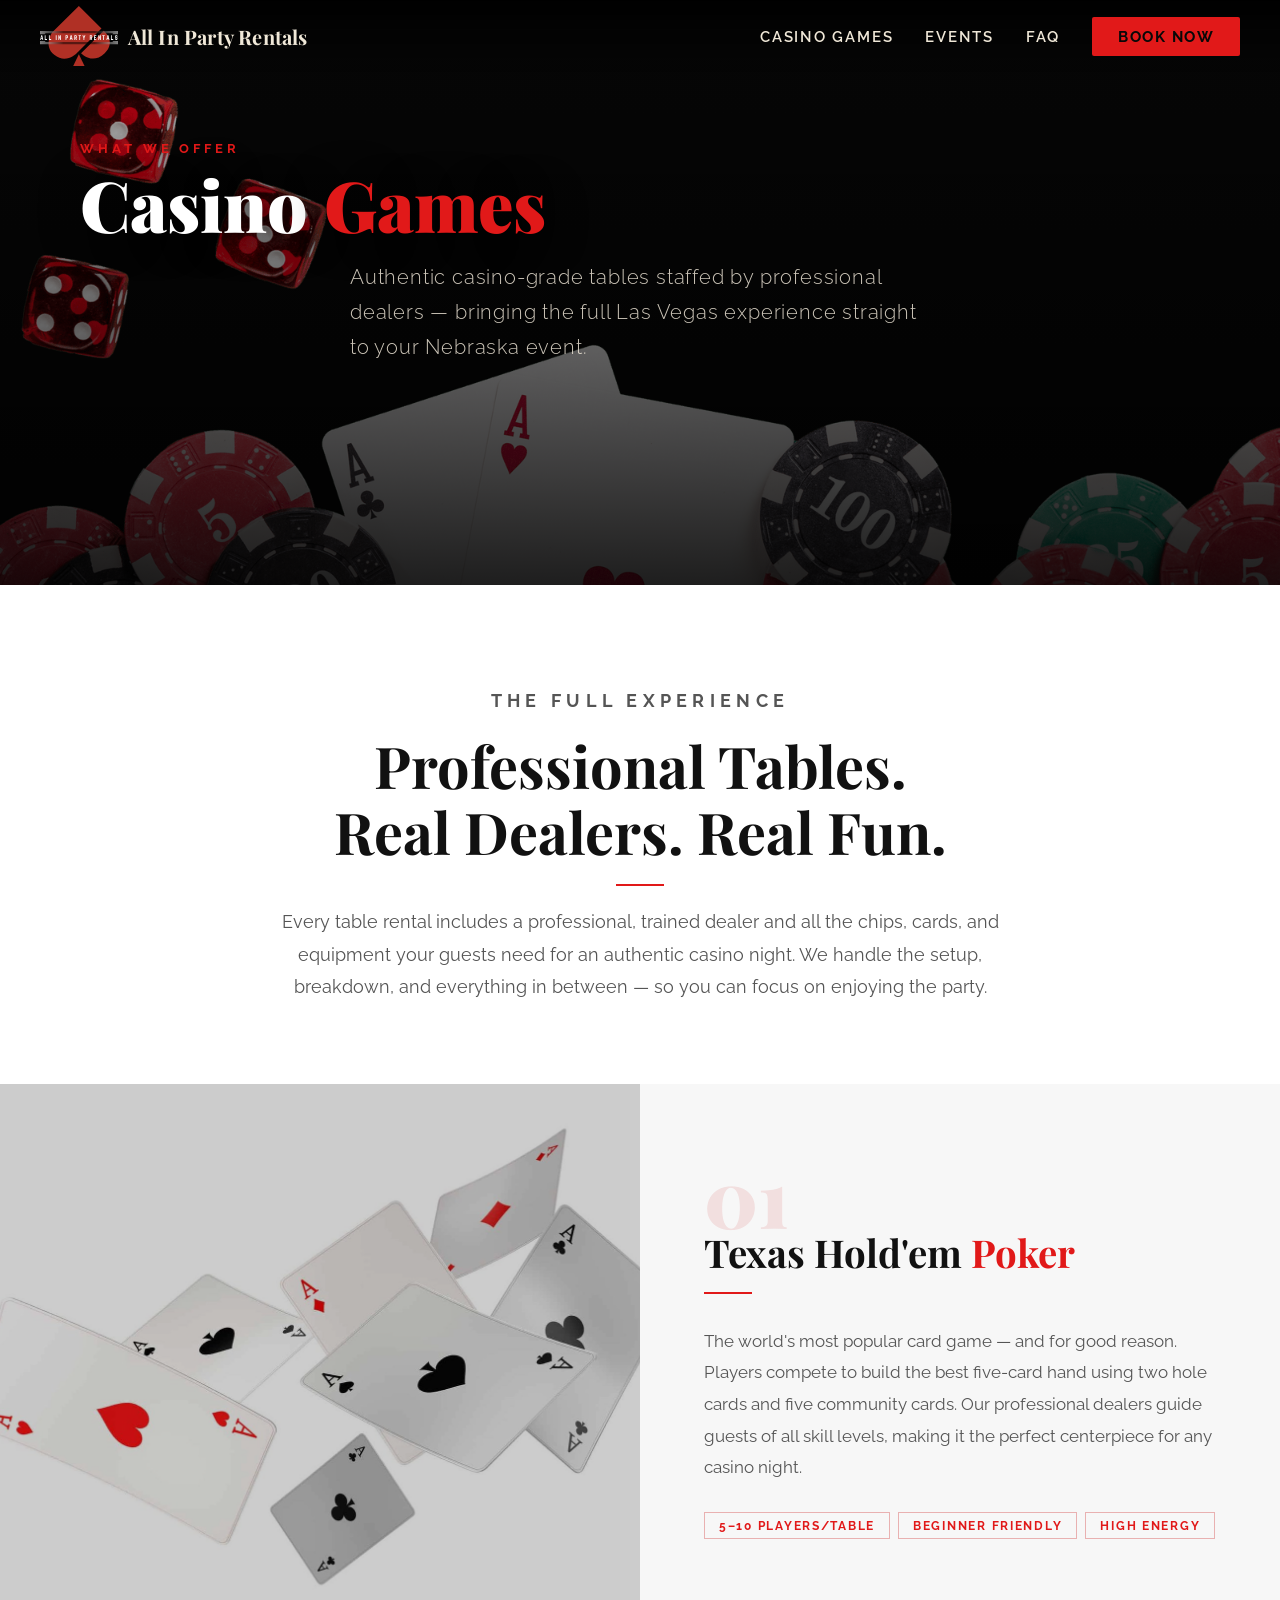
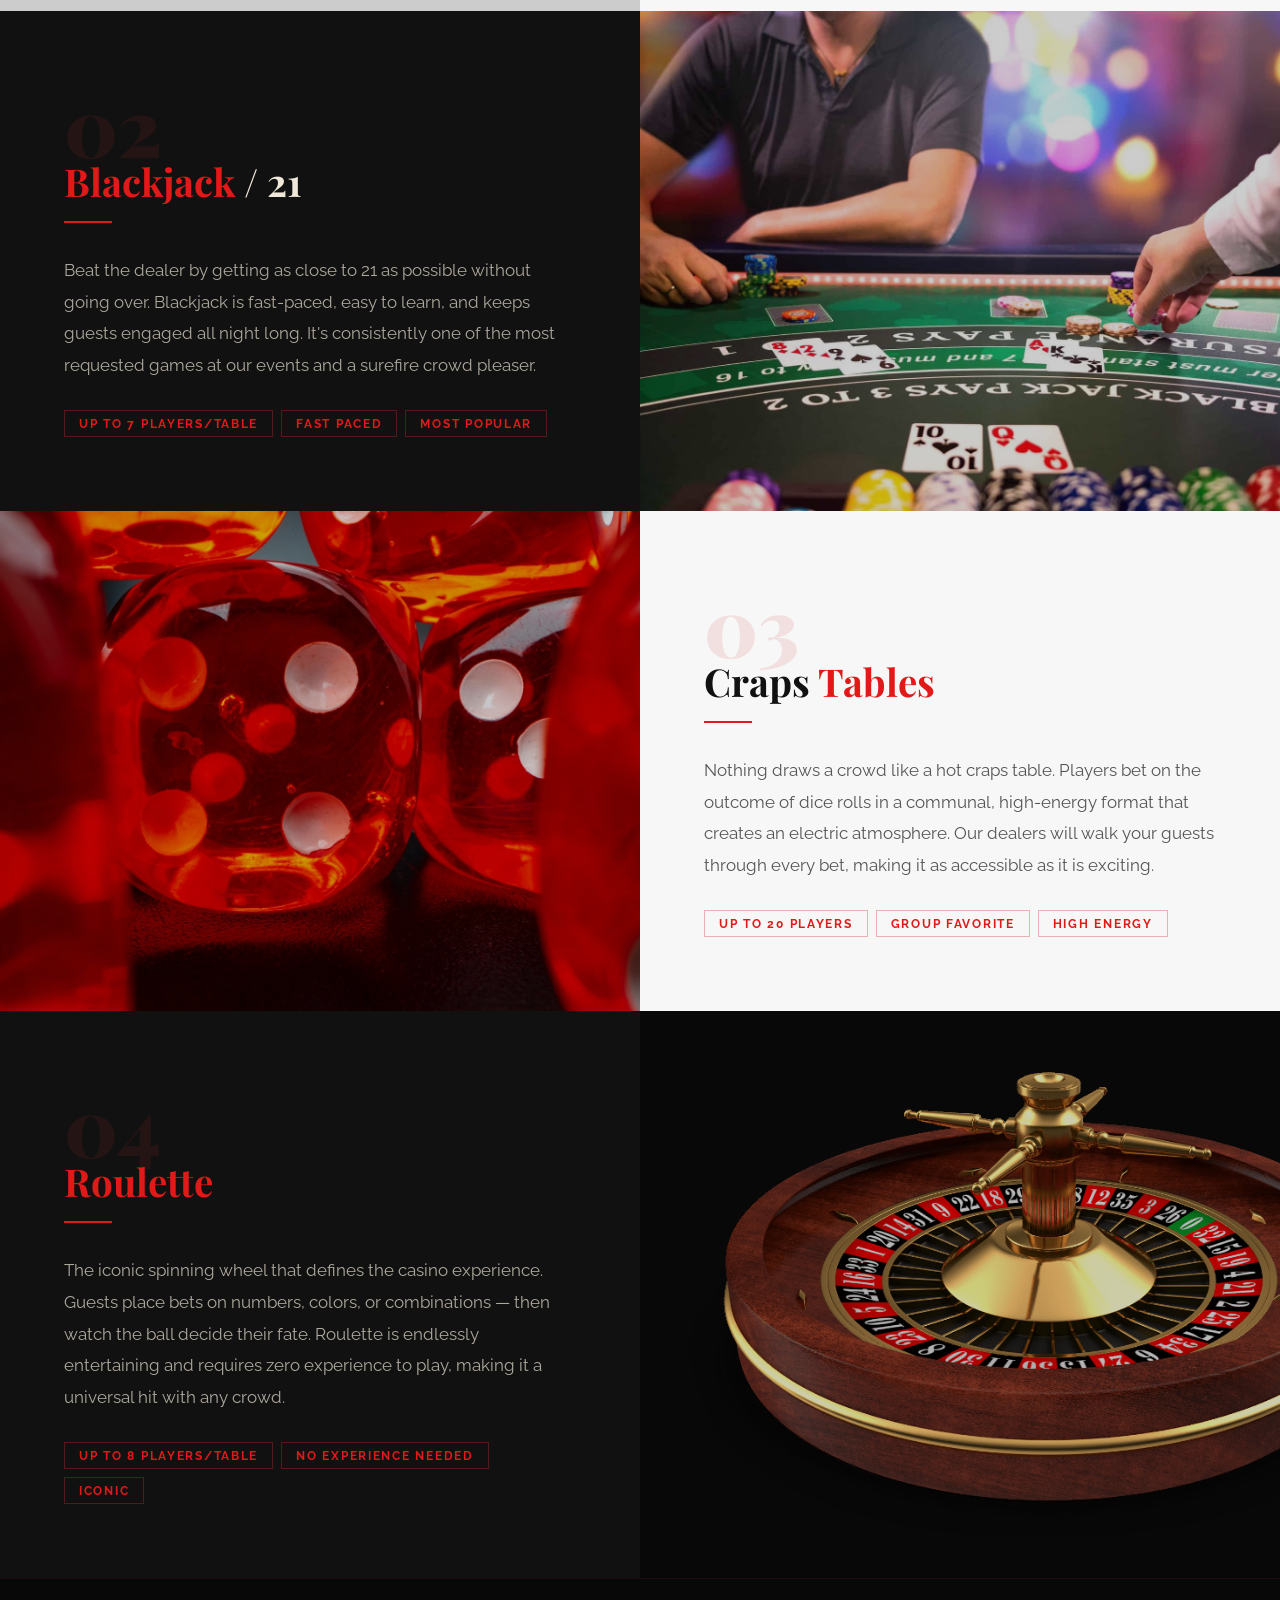
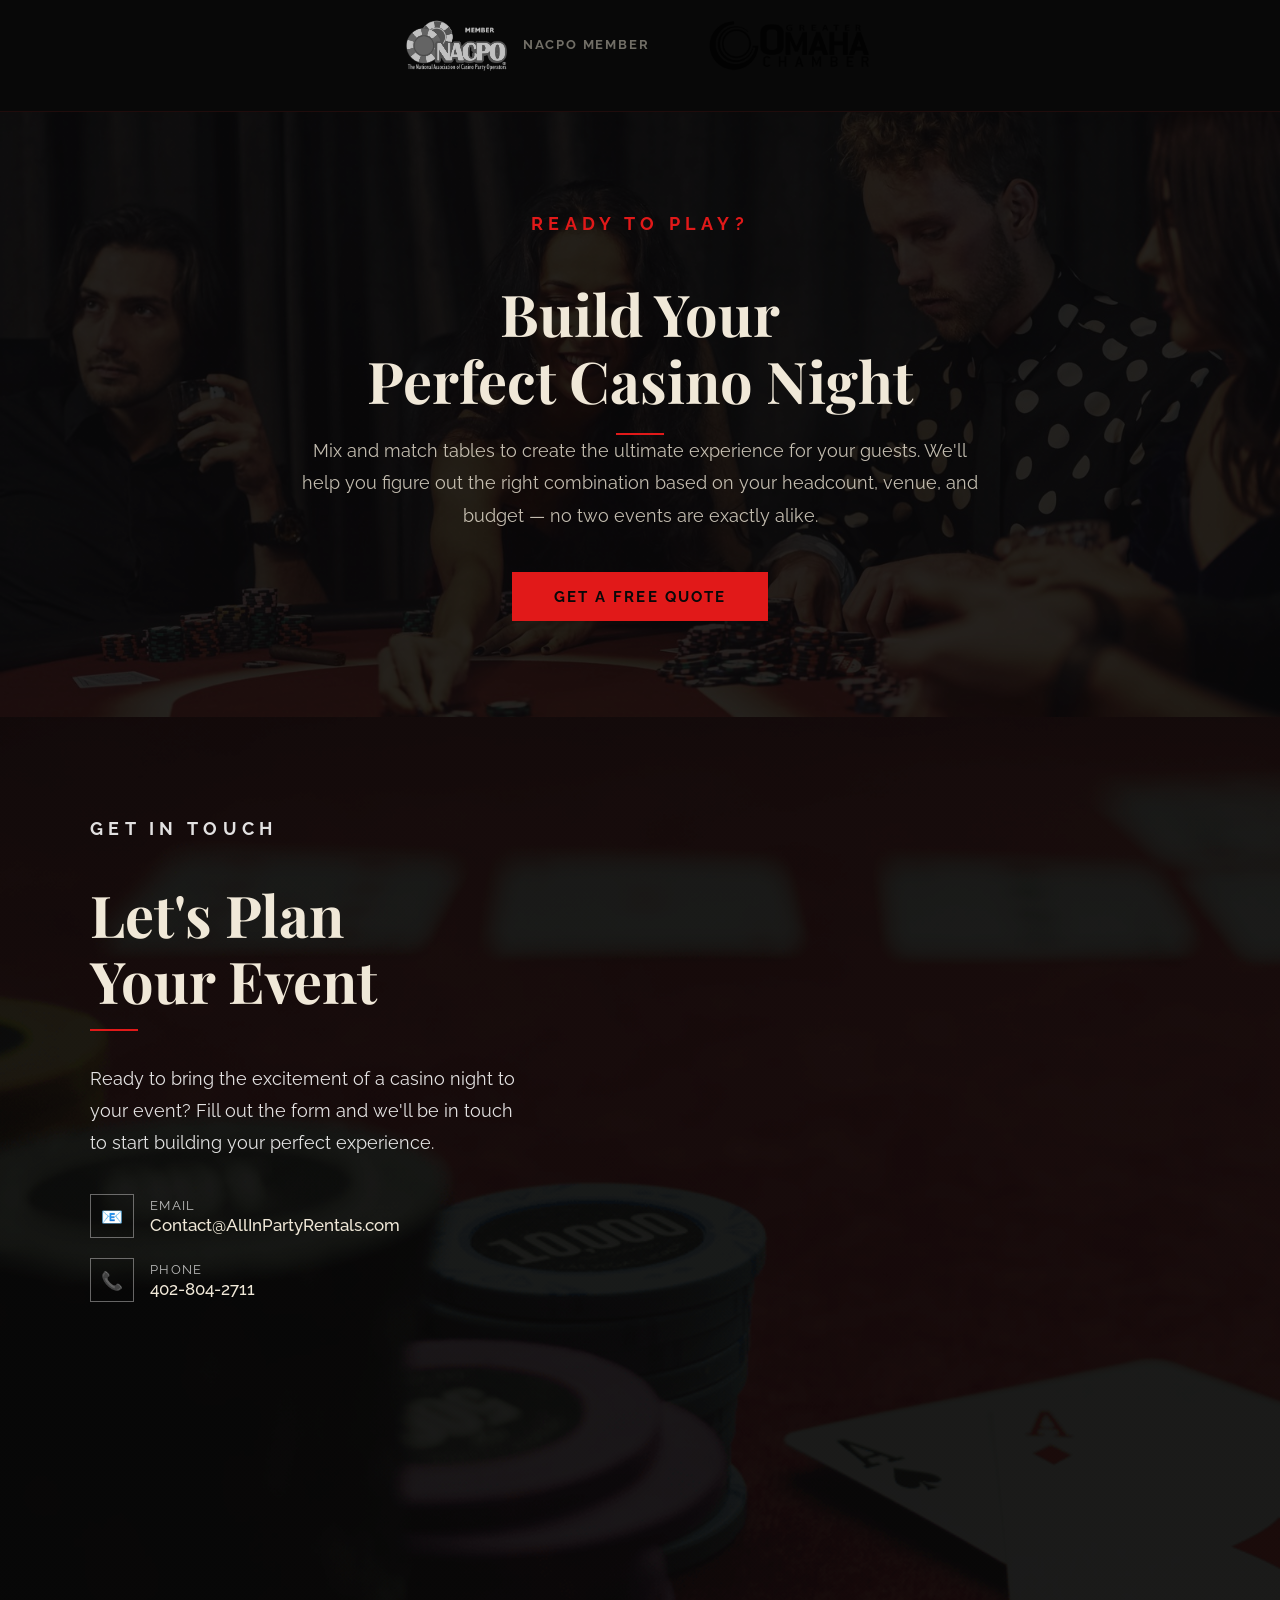
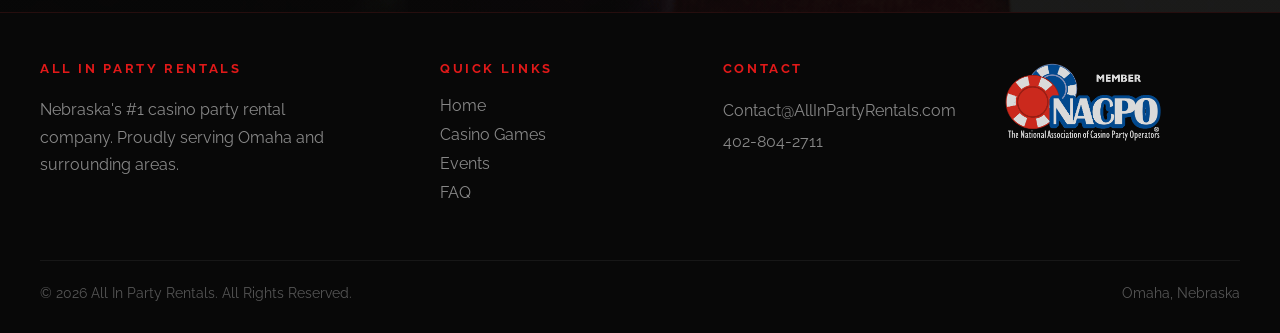
<file: casino-games/index.html>
<!DOCTYPE html>
<html lang="en">
<head>
  <meta charset="UTF-8" />
  <meta name="viewport" content="width=device-width, initial-scale=1.0" />
  <title>Blackjack &amp; Craps Table Rental Omaha | Casino Games | All In Party Rentals</title>
  <meta name="description"
    content="Blackjack, craps, poker &amp; roulette table rentals in Omaha, Nebraska. Professional casino dealers included with every table — perfect for corporate parties, fundraisers &amp; private events." />
  <link rel="canonical" href="https://allinpartyrentals.com/casino-games/" />
  <meta property="og:type" content="website" />
  <meta property="og:title" content="Blackjack &amp; Craps Table Rental Omaha | All In Party Rentals" />
  <meta property="og:description"
    content="Blackjack, craps, poker &amp; roulette table rentals in Omaha, Nebraska. Professional casino dealers included with every table." />
  <meta property="og:url" content="https://allinpartyrentals.com/casino-games/" />
  <meta property="og:image"
    content="https://allinpartyrentals.com/media/poker-and-casino-gamlbing-header-color-corrected.png" />
  <meta property="og:site_name" content="All In Party Rentals" />
  <meta name="twitter:card" content="summary_large_image" />
  <script type="application/ld+json">
  {
    "@context": "https://schema.org",
    "@type": ["LocalBusiness", "EntertainmentBusiness"],
    "name": "All In Party Rentals",
    "description": "Omaha's premier casino party rental company offering blackjack table rental, craps table rental, poker, and roulette with professional dealers for events across Nebraska.",
    "url": "https://allinpartyrentals.com",
    "telephone": "+14028042711",
    "email": "Contact@AllInPartyRentals.com",
    "address": {
      "@type": "PostalAddress",
      "addressLocality": "Omaha",
      "addressRegion": "NE",
      "addressCountry": "US"
    },
    "areaServed": [
      "Omaha, NE", "Lincoln, NE", "Bellevue, NE", "Fremont, NE", "Blair, NE",
      "Gretna, NE", "Elkhorn, NE", "Kearney, NE", "Nebraska City, NE",
      "Plattsmouth, NE", "Ashland, NE", "Council Bluffs, IA",
      "Glenwood, IA", "Kansas City, MO"
    ],
    "hasOfferCatalog": {
      "@type": "OfferCatalog",
      "name": "Casino Table Rentals",
      "itemListElement": [
        {"@type": "Offer", "itemOffered": {"@type": "Service", "name": "Blackjack Table Rental Omaha", "description": "Professional blackjack table rental with dealer for Omaha and Nebraska events"}},
        {"@type": "Offer", "itemOffered": {"@type": "Service", "name": "Craps Table Rental Nebraska", "description": "Craps table rental with professional dealer for events across Nebraska"}},
        {"@type": "Offer", "itemOffered": {"@type": "Service", "name": "Poker Table Rental Omaha", "description": "Texas Hold'em poker table rental with professional dealers for Nebraska events"}},
        {"@type": "Offer", "itemOffered": {"@type": "Service", "name": "Roulette Table Rental Nebraska", "description": "Roulette table rental for casino nights and events in Nebraska"}},
        {"@type": "Offer", "itemOffered": {"@type": "Service", "name": "Professional Casino Dealers Omaha", "description": "Trained professional casino dealers available for events in Omaha and across Nebraska"}}
      ]
    },
    "sameAs": [
      "https://www.facebook.com/allinpartyrentals",
      "https://www.instagram.com/all_in_party_rentals/",
      "https://www.linkedin.com/company/all-in-party-rentals/about/"
    ]
  }
  </script>
  <link rel="preconnect" href="https://fonts.googleapis.com" />
  <link rel="preconnect" href="https://fonts.gstatic.com" crossorigin />
  <link
    href="https://fonts.googleapis.com/css2?family=Playfair+Display:wght@400;700;900&family=Raleway:wght@300;400;500;600;700&display=swap"
    rel="stylesheet" />
  <link rel="stylesheet" href="/styles.css" />
  <link rel="icon" href="/media/all-in-party-logo-black.svg" type="image/svg+xml" />
  <link rel="icon" href="/media/all-in-party-logo-white.ico" type="image/x-icon" />

  <!-- Google tag (gtag.js) -->
  <script async src="https://www.googletagmanager.com/gtag/js?id=G-B8Q6P3J2T4"></script>
  <script>
    window.dataLayer = window.dataLayer || [];
    function gtag() { dataLayer.push(arguments); }
    gtag('js', new Date());

    gtag('config', 'G-B8Q6P3J2T4');
  </script>

  <!-- Meta Pixel Code -->
  <script>
    !function (f, b, e, v, n, t, s) {
      if (f.fbq) return; n = f.fbq = function () {
        n.callMethod ?
          n.callMethod.apply(n, arguments) : n.queue.push(arguments)
      };
      if (!f._fbq) f._fbq = n; n.push = n; n.loaded = !0; n.version = '2.0';
      n.queue = []; t = b.createElement(e); t.async = !0;
      t.src = v; s = b.getElementsByTagName(e)[0];
      s.parentNode.insertBefore(t, s)
    }(window, document, 'script',
      'https://connect.facebook.net/en_US/fbevents.js');
    fbq('init', '976255651562313');
    fbq('track', 'PageView');
  </script>
  <noscript>
    <img height="1" width="1" style="display:none"
      src="https://www.facebook.com/tr?id=976255651562313&ev=PageView&noscript=1" />
  </noscript>
  <!-- End Meta Pixel Code -->

</head>
<body>

  <!-- ═══════════════════ NAV ═══════════════════ -->
  <nav id="nav">
    <a class="nav-logo" href="/">
      <img src="/media/all-in-party-logo-white.svg" alt="All In Party Rentals logo" />
      <span class="nav-logo-text">All In Party Rentals</span>
    </a>
    <ul class="nav-links">
      <li><a href="/casino-games/">Casino Games</a></li>
      <li><a href="/event-experiences/">Events</a></li>
      <li><a href="/resources/">FAQ</a></li>
      <li><a href="#contact" class="nav-cta">Book Now</a></li>
    </ul>
    <button class="hamburger" id="hamburger" aria-label="Open menu">
      <span></span><span></span><span></span>
    </button>
  </nav>

  <!-- mobile menu -->
  <div class="mobile-menu" id="mobileMenu">
    <a href="/casino-games/" onclick="closeMobile()">Casino Games</a>
    <a href="/event-experiences/" onclick="closeMobile()">Events</a>
    <a href="/resources/" onclick="closeMobile()">FAQ</a>
    <a href="#contact" style="color:var(--red);">Book Now</a>
  </div>

  <!-- booking modal -->
  <div class="booking-modal" id="bookingModal">
    <button class="modal-close" id="modalClose" aria-label="Close booking form">
      <span></span><span></span>
    </button>
    <div class="modal-inner">
      <p class="section-label" style="text-align:center">Get In Touch</p>
      <h2 class="section-title" style="text-align:center; margin-bottom:20px">Request a Booking</h2>
      <div class="red-rule" style="margin: 0 auto 36px;"></div>
      <div class="contact-form">
        <form id="bookingForm">
          <div class="form-row">
            <div class="form-group">
              <label for="fname">Name *</label>
              <input type="text" id="fname" name="name" placeholder="Your name" required />
            </div>
            <div class="form-group">
              <label for="femail">Email *</label>
              <input type="email" id="femail" name="email" placeholder="your@email.com" required />
            </div>
          </div>
          <div class="form-row">
            <div class="form-group">
              <label for="fphone">Phone</label>
              <input type="tel" id="fphone" name="phone" placeholder="(402) 000-0000" />
            </div>
            <div class="form-group">
              <label for="fdate">Event Date</label>
              <input type="date" id="fdate" name="event_date" />
            </div>
          </div>
          <div class="form-group">
            <label for="flocation">Event Location</label>
            <input type="text" id="flocation" name="event_location" placeholder="City, venue name, etc." />
          </div>
          <div class="form-group">
            <label for="fmessage">Message</label>
            <textarea id="fmessage" name="message"
              placeholder="Tell us about your event — number of guests, type of event, games you're interested in..."></textarea>
          </div>
          <div class="form-submit">
            <button type="submit" class="btn btn-red" id="submitBtn">Send Request</button>
          </div>
          <p class="form-status" id="formStatus"></p>
        </form>
      </div>
    </div>
  </div>

  <!-- ═══════════════════ PAGE HERO ═══════════════════ -->
  <section class="page-hero">
    <div class="page-hero-bg"
      style="background-image: url('/media/poker-and-casino-gamlbing-header-color-corrected.png');"></div>
    <div class="page-hero-overlay"></div>
    <div class="page-hero-content">
      <p class="section-label reveal">What We Offer</p>
      <h1 class="reveal">Casino <em>Games</em></h1>
      <p class="hero-sub reveal">Authentic casino-grade tables staffed by professional dealers — bringing the full Las
        Vegas experience straight to your Nebraska event.</p>
    </div>
  </section>

  <!-- ═══════════════════ INTRO ═══════════════════ -->
  <div class="games-intro">
    <div class="games-intro-inner">
      <p class="section-label reveal">The Full Experience</p>
      <h2 class="section-title reveal">Professional Tables.<br>Real Dealers. Real Fun.</h2>
      <div class="red-rule reveal" style="margin: 0 auto;"></div>
      <p class="reveal">Every table rental includes a professional, trained dealer and all the chips, cards, and
        equipment your guests need for an authentic casino night. We handle the setup, breakdown, and everything in
        between — so you can focus on enjoying the party.</p>
    </div>
  </div>

  <!-- ═══════════════════ GAMES ═══════════════════ -->
  <div class="split-section">

    <!-- Texas Hold'em Poker -->
    <div class="split-row" id="poker">
      <div class="split-img">
        <img src="/media/casino-gambling-poker-cards-2023-01-20-02-38-54-utc.jpg"
          alt="Texas Hold'em Poker cards and chips" />
      </div>
      <div class="split-body light">
        <span class="split-number">01</span>
        <h2>Texas Hold'em <em>Poker</em></h2>
        <div class="red-rule"></div>
        <p class="split-desc">The world's most popular card game — and for good reason. Players compete to build the
          best five-card hand using two hole cards and five community cards. Our professional dealers guide guests of
          all skill levels, making it the perfect centerpiece for any casino night.</p>
        <div class="split-tags">
          <span class="split-tag">5–10 Players/Table</span>
          <span class="split-tag">Beginner Friendly</span>
          <span class="split-tag">High Energy</span>
        </div>
      </div>
    </div>

    <!-- Blackjack -->
    <div class="split-row reverse" id="blackjack">
      <div class="split-img">
        <img src="/media/man-playing-blackjack-at-the-casino-2021-08-31-09-40-45-utc.jpg"
          alt="Player at a blackjack table" />
      </div>
      <div class="split-body alt">
        <span class="split-number">02</span>
        <h2><em>Blackjack</em> / 21</h2>
        <div class="red-rule"></div>
        <p class="split-desc">Beat the dealer by getting as close to 21 as possible without going over. Blackjack is
          fast-paced, easy to learn, and keeps guests engaged all night long. It's consistently one of the most
          requested games at our events and a surefire crowd pleaser.</p>
        <div class="split-tags">
          <span class="split-tag">Up to 7 Players/Table</span>
          <span class="split-tag">Fast Paced</span>
          <span class="split-tag">Most Popular</span>
        </div>
      </div>
    </div>

    <!-- Craps -->
    <div class="split-row" id="craps">
      <div class="split-img">
        <img src="/media/group-of-playing-dice-cubes-on-black-surface-macr-2021-12-09-11-17-10-utc.jpg"
          alt="Casino dice on a dark surface" />
      </div>
      <div class="split-body light">
        <span class="split-number">03</span>
        <h2>Craps <em>Tables</em></h2>
        <div class="red-rule"></div>
        <p class="split-desc">Nothing draws a crowd like a hot craps table. Players bet on the outcome of dice rolls in
          a communal, high-energy format that creates an electric atmosphere. Our dealers will walk your guests through
          every bet, making it as accessible as it is exciting.</p>
        <div class="split-tags">
          <span class="split-tag">Up to 20 Players</span>
          <span class="split-tag">Group Favorite</span>
          <span class="split-tag">High Energy</span>
        </div>
      </div>
    </div>

    <!-- Roulette -->
    <div class="split-row reverse" id="roulette">
      <div class="split-img">
        <img src="/media/Intersection-2-e1687543511162.png" alt="Roulette wheel" style="object-position: center top;" />
      </div>
      <div class="split-body alt">
        <span class="split-number">04</span>
        <h2><em>Roulette</em></h2>
        <div class="red-rule"></div>
        <p class="split-desc">The iconic spinning wheel that defines the casino experience. Guests place bets on
          numbers, colors, or combinations — then watch the ball decide their fate. Roulette is endlessly entertaining
          and requires zero experience to play, making it a universal hit with any crowd.</p>
        <div class="split-tags">
          <span class="split-tag">Up to 8 Players/Table</span>
          <span class="split-tag">No Experience Needed</span>
          <span class="split-tag">Iconic</span>
        </div>
      </div>
    </div>
  </div>

  <!-- ═══════════════════ CREDENTIALS ═══════════════════ -->
  <div class="credential-bar">
    <div class="credential-bar-inner">
      <div class="credential-item reveal">
        <img src="/media/NACPO-Member-Light.png" alt="NACPO Member" />
        <span>NACPO Member</span>
      </div>
      <div class="credential-item reveal">
        <img src="/media/LogoBar_GOC-e1710816377281.png" alt="Greater Omaha Chamber" />
      </div>
    </div>
  </div>

  <!-- ═══════════════════ CTA BANNER ═══════════════════ -->
  <div class="cta-banner">
    <div class="cta-banner-inner">
      <p class="section-label reveal">Ready to Play?</p>
      <h2 class="section-title reveal">Build Your<br>Perfect Casino Night</h2>
      <div class="red-rule reveal" style="margin: 0 auto;"></div>
      <p class="reveal">Mix and match tables to create the ultimate experience for your guests. We'll help you figure
        out the right combination based on your headcount, venue, and budget — no two events are exactly alike.</p>
      <div class="reveal">
        <a href="#contact" class="btn btn-red">Get a Free Quote</a>
      </div>
    </div>
  </div>

  <!-- ═══════════════════ CONTACT ═══════════════════ -->
  <section class="contact" id="contact">
    <div class="contact-inner">

      <div class="contact-info">
        <p class="section-label reveal">Get In Touch</p>
        <h2 class="section-title reveal">Let's Plan<br>Your Event</h2>
        <div class="red-rule reveal"></div>
        <p class="reveal">Ready to bring the excitement of a casino night to your event? Fill out the form and we'll be
          in touch to start building your perfect experience.</p>

        <div class="contact-detail reveal">
          <div class="contact-detail-icon">📧</div>
          <div class="contact-detail-text">
            <small>Email</small>
            <a href="mailto:Contact@AllInPartyRentals.com">Contact@AllInPartyRentals.com</a>
          </div>
        </div>

        <div class="contact-detail reveal">
          <div class="contact-detail-icon">📞</div>
          <div class="contact-detail-text">
            <small>Phone</small>
            <a href="tel:4028042711">402-804-2711</a>
          </div>
        </div>

        <div class="social-links reveal">
          <a class="social-link" href="https://www.facebook.com/allinpartyrentals" target="_blank"
            aria-label="Facebook">
            <svg viewBox="0 0 24 24">
              <path d="M18 2h-3a5 5 0 0 0-5 5v3H7v4h3v8h4v-8h3l1-4h-4V7a1 1 0 0 1 1-1h3z" />
            </svg>
          </a>
          <a class="social-link" href="https://www.instagram.com/all_in_party_rentals/" target="_blank"
            aria-label="Instagram">
            <svg viewBox="0 0 16 16" fill="currentColor">
              <path
                d="M8 0C5.829 0 5.556.01 4.703.048 3.85.088 3.269.222 2.76.42a3.917 3.917 0 0 0-1.417.923A3.927 3.927 0 0 0 .42 2.76C.222 3.268.087 3.85.048 4.7.01 5.555 0 5.827 0 8.001c0 2.172.01 2.444.048 3.297.04.852.174 1.433.372 1.942.205.526.478.972.923 1.417.444.445.89.719 1.416.923.51.198 1.09.333 1.942.372C5.555 15.99 5.827 16 8 16s2.444-.01 3.298-.048c.851-.04 1.434-.174 1.943-.372a3.916 3.916 0 0 0 1.416-.923c.445-.445.718-.891.923-1.417.197-.509.332-1.09.372-1.942C15.99 10.445 16 10.173 16 8s-.01-2.445-.048-3.299c-.04-.851-.175-1.433-.372-1.941a3.926 3.926 0 0 0-.923-1.417A3.911 3.911 0 0 0 13.24.42c-.51-.198-1.092-.333-1.943-.372C10.443.01 10.172 0 7.998 0H8zm-.717 1.442h.718c2.136 0 2.389.007 3.232.046.78.035 1.204.166 1.486.275.373.145.64.319.92.599.28.28.453.546.598.92.11.281.24.705.275 1.485.039.843.047 1.096.047 3.231s-.008 2.389-.047 3.232c-.035.78-.166 1.203-.275 1.485a2.47 2.47 0 0 1-.599.919c-.28.28-.546.453-.92.598-.28.11-.704.24-1.485.276-.843.038-1.096.047-3.232.047s-2.39-.009-3.233-.047c-.78-.036-1.203-.166-1.485-.276a2.478 2.478 0 0 1-.92-.598 2.48 2.48 0 0 1-.6-.92c-.109-.281-.24-.705-.275-1.485-.038-.843-.046-1.096-.046-3.233 0-2.136.008-2.388.046-3.231.036-.78.166-1.204.276-1.486.145-.373.319-.64.599-.92.28-.28.546-.453.92-.598.282-.11.705-.24 1.485-.276.738-.034 1.024-.044 2.515-.045v.002zm4.988 1.328a.96.96 0 1 0 0 1.92.96.96 0 0 0 0-1.92zm-4.27 1.122a4.109 4.109 0 1 0 0 8.217 4.109 4.109 0 0 0 0-8.217zm0 1.441a2.667 2.667 0 1 1 0 5.334 2.667 2.667 0 0 1 0-5.334z" />
            </svg>
          </a>
          <a class="social-link" href="https://www.linkedin.com/company/all-in-party-rentals/about/" target="_blank"
            aria-label="LinkedIn">
            <svg viewBox="0 0 24 24">
              <path d="M16 8a6 6 0 0 1 6 6v7h-4v-7a2 2 0 0 0-2-2 2 2 0 0 0-2 2v7h-4v-7a6 6 0 0 1 6-6zM2 9h4v12H2z" />
              <circle cx="4" cy="4" r="2" />
            </svg>
          </a>
        </div>

        <div class="service-areas reveal">
          <strong>Service Areas</strong>
          <p>Omaha, Lincoln, Elkhorn, Gretna, Blair, Fremont, Bellevue, Plattsmouth, Nebraska City, Kearney, Council
            Bluffs, Glenwood, Ashland &amp; Kansas City</p>
        </div>
      </div>

      <div class="contact-form reveal">
        <h3>Request Booking</h3>
        <form id="bookingFormBottom">
          <div class="form-row">
            <div class="form-group">
              <label for="fname2">Name *</label>
              <input type="text" id="fname2" name="name" placeholder="Your name" required />
            </div>
            <div class="form-group">
              <label for="femail2">Email *</label>
              <input type="email" id="femail2" name="email" placeholder="your@email.com" required />
            </div>
          </div>
          <div class="form-row">
            <div class="form-group">
              <label for="fphone2">Phone</label>
              <input type="tel" id="fphone2" name="phone" placeholder="(402) 000-0000" />
            </div>
            <div class="form-group">
              <label for="fdate2">Event Date</label>
              <input type="date" id="fdate2" name="event_date" />
            </div>
          </div>
          <div class="form-group">
            <label for="flocation2">Event Location</label>
            <input type="text" id="flocation2" name="event_location" placeholder="City, venue name, etc." />
          </div>
          <div class="form-group">
            <label for="fmessage2">Message</label>
            <textarea id="fmessage2" name="message"
              placeholder="Tell us about your event — number of guests, type of event, games you're interested in..."></textarea>
          </div>
          <div class="form-submit">
            <button type="submit" class="btn btn-red" id="submitBtn2">Send Request</button>
          </div>
          <p class="form-status" id="formStatus2"></p>
        </form>
      </div>

    </div>
  </section>

  <!-- ═══════════════════ FOOTER ═══════════════════ -->
  <footer>
    <div class="footer-inner">

      <div class="footer-brand">
        <h4>All In Party Rentals</h4>
        <p>Nebraska's #1 casino party rental company. Proudly serving Omaha and
          surrounding areas.</p>
      </div>

      <div class="footer-col">
        <h4>Quick Links</h4>
        <ul>
          <li><a href="/">Home</a></li>
          <li><a href="/casino-games/">Casino Games</a></li>
          <li><a href="/event-experiences/">Events</a></li>
          <li><a href="/resources/">FAQ</a></li>
        </ul>
      </div>

      <div class="footer-col">
        <h4>Contact</h4>
        <address>
          <a href="mailto:Contact@AllInPartyRentals.com">Contact@AllInPartyRentals.com</a><br />
          <a href="tel:4028042711">402-804-2711</a>
        </address>
      </div>

      <div class="footer-col footer-members">
        <img src="/media/NACPO-Member-Light.png" alt="NACPO Member" />
      </div>

    </div>

    <div class="footer-bottom">
      <p>© 2026 All In Party Rentals. All Rights Reserved.</p>
      <p>Omaha, Nebraska</p>
    </div>
  </footer>

  <script src="/main.js"></script>
</body>
</html>
</file>
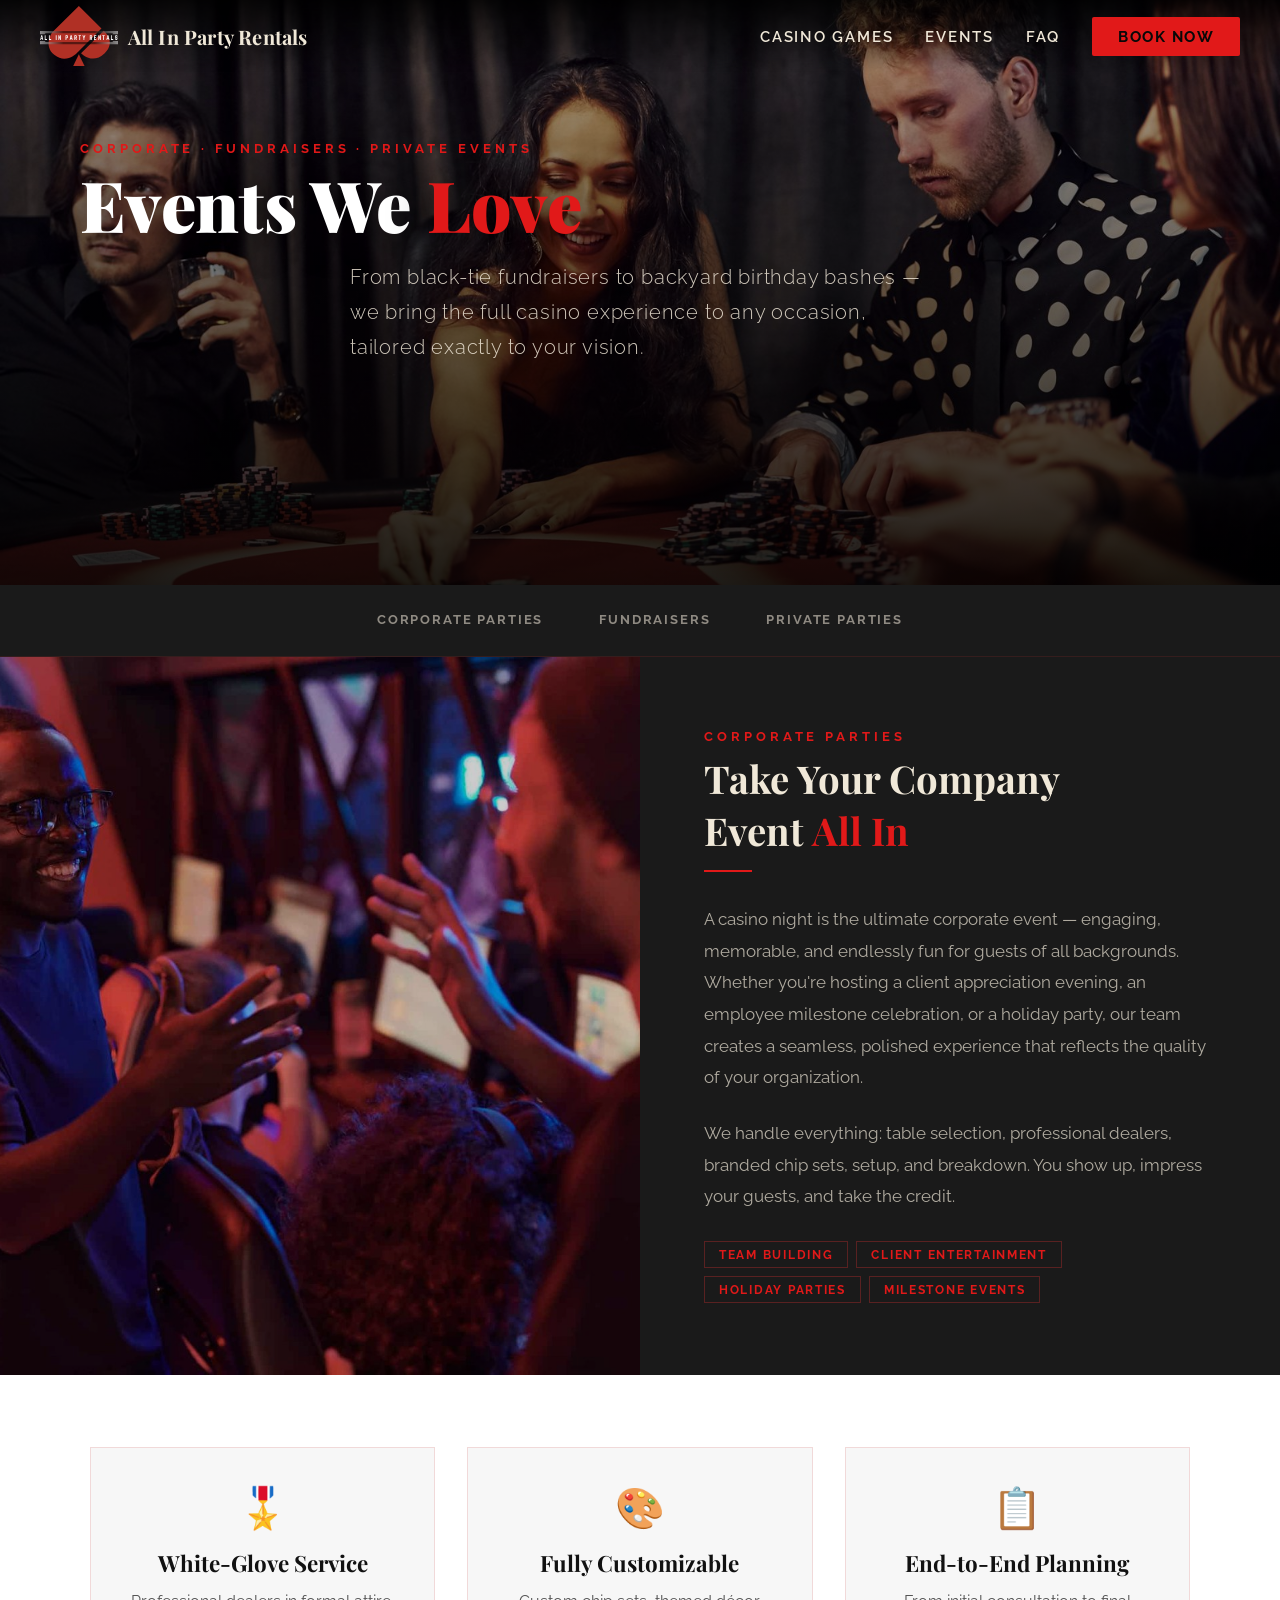
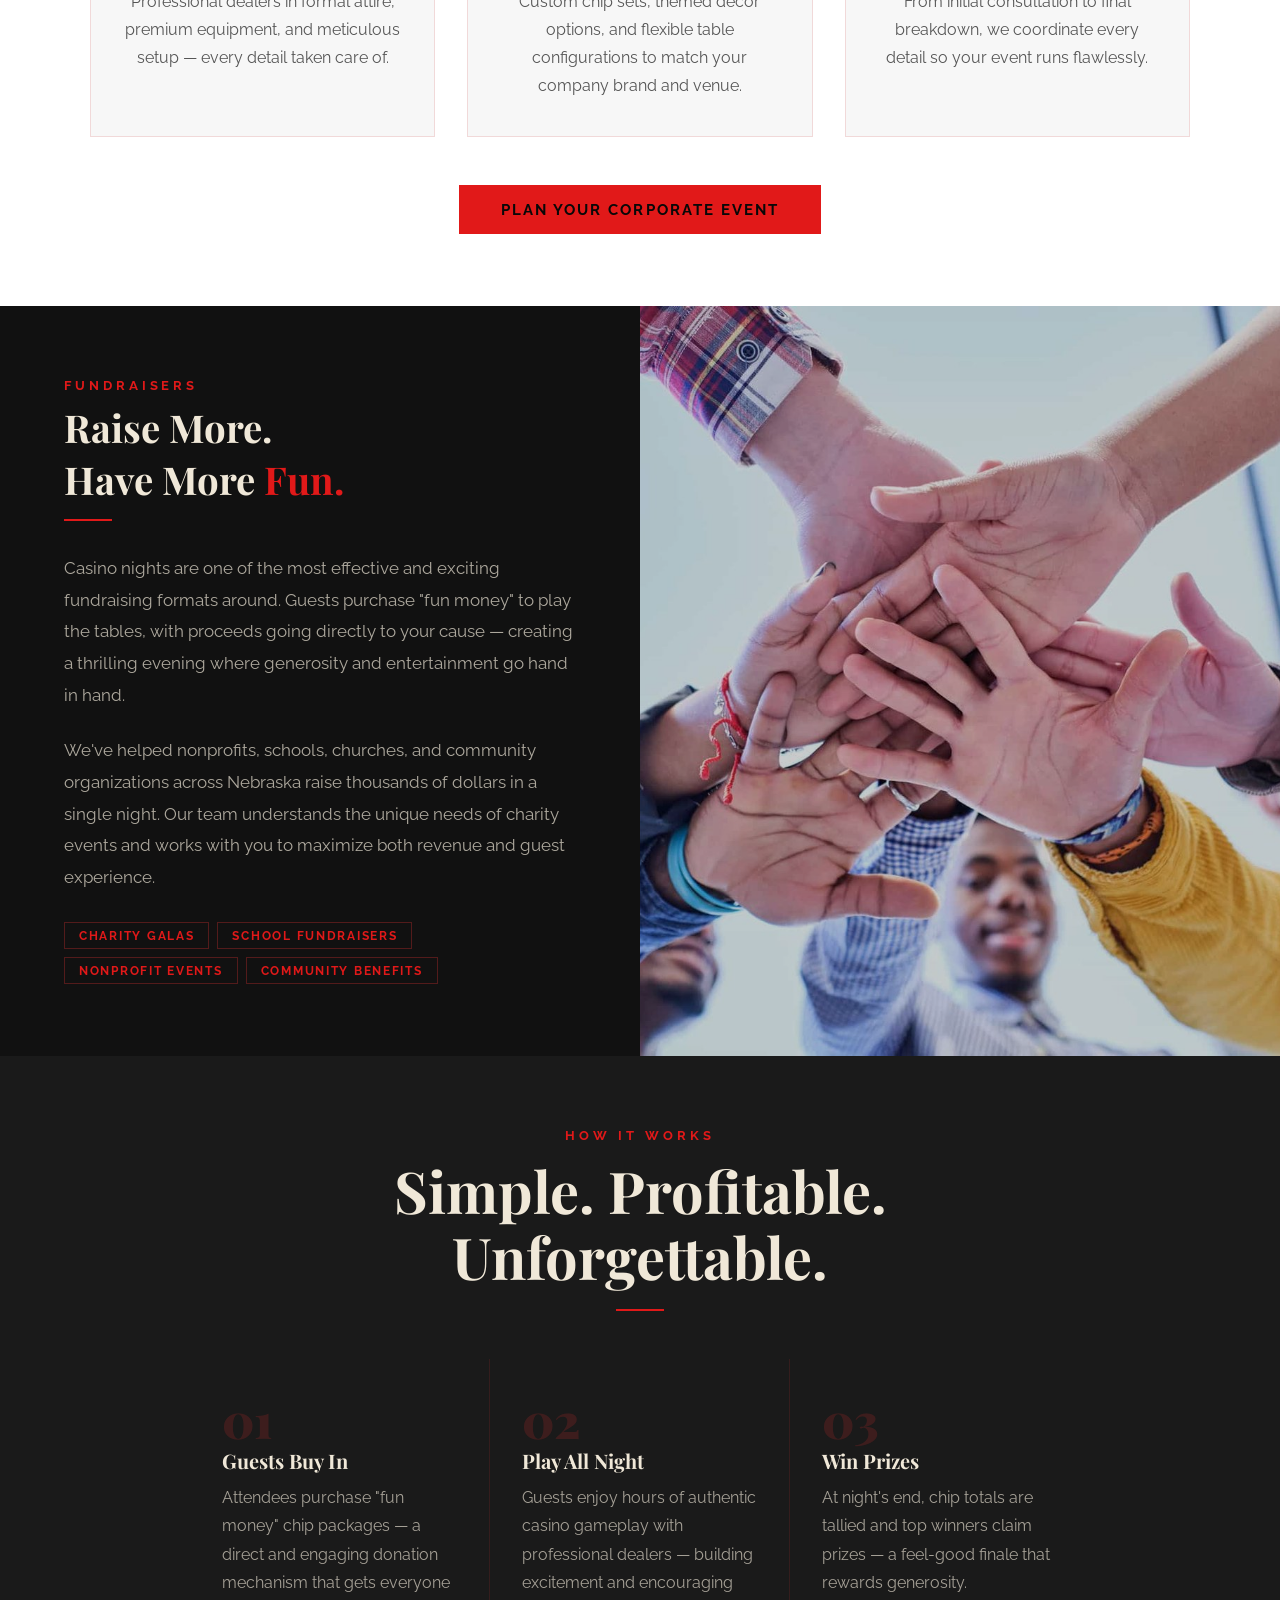
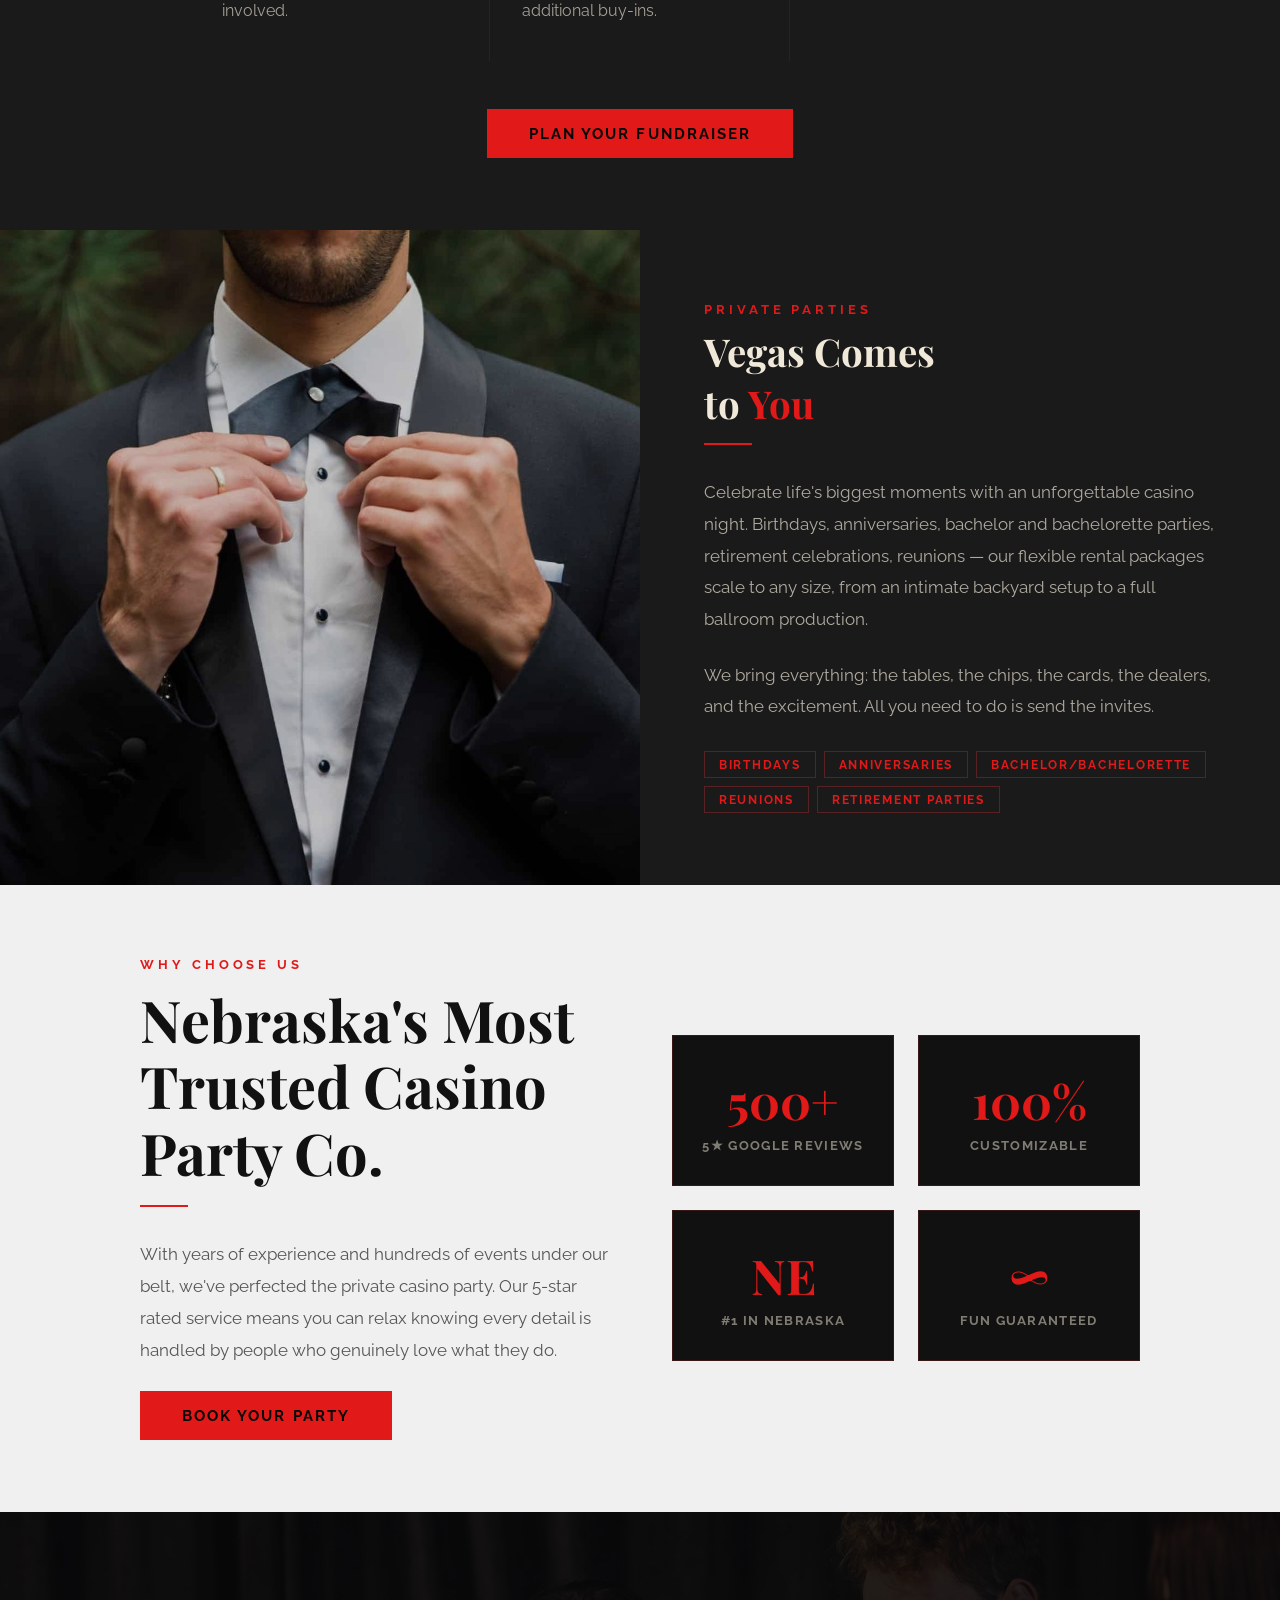
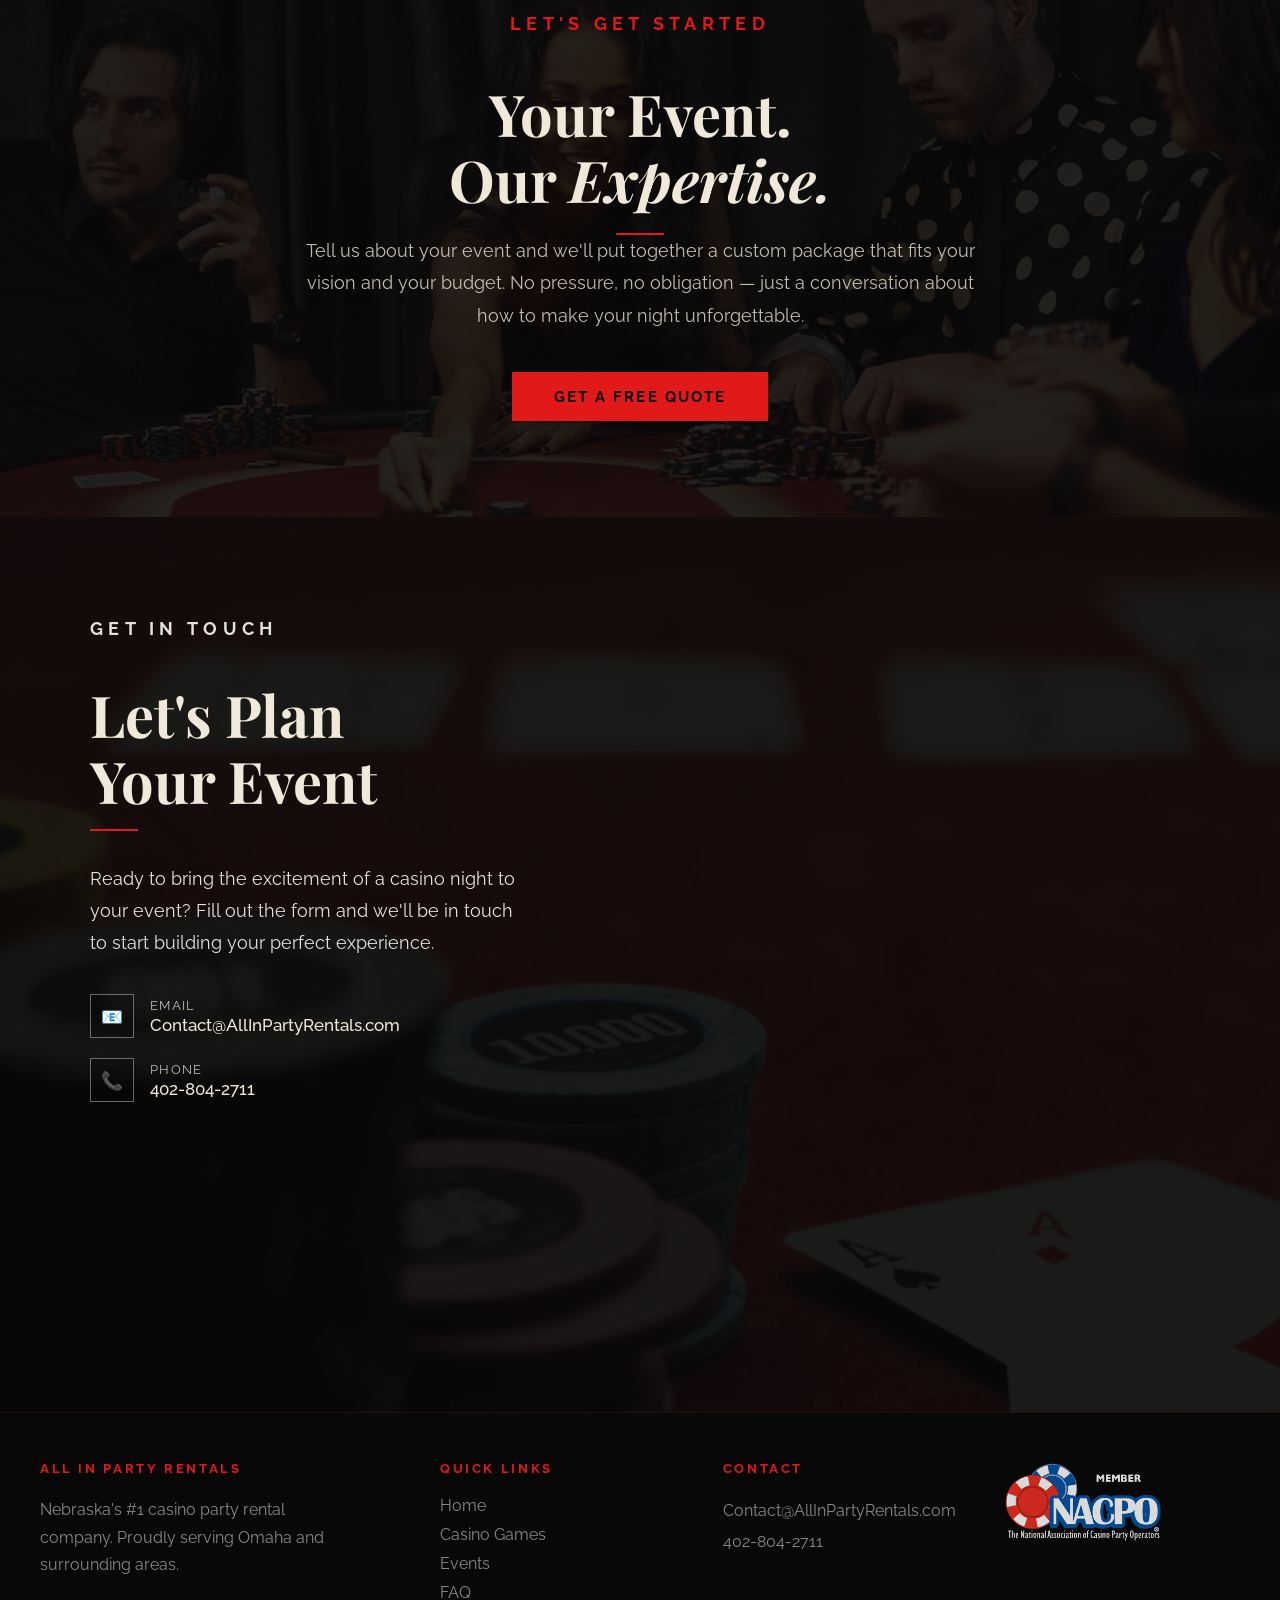
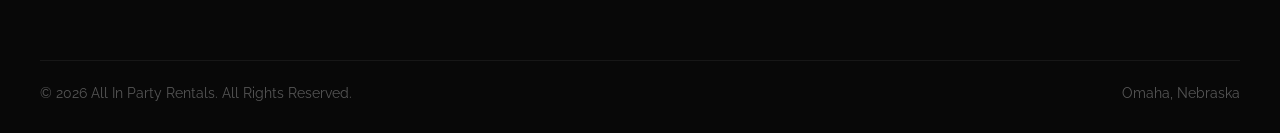
<file: event-experiences/index.html>
<!DOCTYPE html>
<html lang="en">
<head>
  <meta charset="UTF-8" />
  <meta name="viewport" content="width=device-width, initial-scale=1.0" />
  <title>Corporate Casino Night Omaha | Fundraiser Casino Night Nebraska | All In Party Rentals</title>
  <meta name="description"
    content="Casino night packages for corporate events, nonprofit fundraisers &amp; private parties in Omaha &amp; across Nebraska. Professional dealers, full setup &amp; breakdown included." />
  <link rel="canonical" href="https://allinpartyrentals.com/event-experiences/" />
  <meta property="og:type" content="website" />
  <meta property="og:title" content="Corporate Casino Night &amp; Fundraiser Omaha Nebraska | All In Party Rentals" />
  <meta property="og:description"
    content="Casino night packages for corporate events, nonprofit fundraisers &amp; private parties in Omaha &amp; across Nebraska. Professional dealers included." />
  <meta property="og:url" content="https://allinpartyrentals.com/event-experiences/" />
  <meta property="og:image"
    content="https://allinpartyrentals.com/media/poker-and-casino-gamlbing-header-color-corrected.png" />
  <meta property="og:site_name" content="All In Party Rentals" />
  <meta name="twitter:card" content="summary_large_image" />
  <script type="application/ld+json">
  {
    "@context": "https://schema.org",
    "@type": ["LocalBusiness", "EntertainmentBusiness"],
    "name": "All In Party Rentals",
    "description": "Omaha's casino night rental company specializing in corporate casino events, nonprofit and charity fundraiser casino nights, and private parties across Nebraska.",
    "url": "https://allinpartyrentals.com",
    "telephone": "+14028042711",
    "email": "Contact@AllInPartyRentals.com",
    "address": {
      "@type": "PostalAddress",
      "addressLocality": "Omaha",
      "addressRegion": "NE",
      "addressCountry": "US"
    },
    "areaServed": [
      "Omaha, NE", "Lincoln, NE", "Bellevue, NE", "Fremont, NE", "Blair, NE",
      "Gretna, NE", "Elkhorn, NE", "Kearney, NE", "Nebraska City, NE",
      "Plattsmouth, NE", "Ashland, NE", "Council Bluffs, IA",
      "Glenwood, IA", "Kansas City, MO"
    ],
    "hasOfferCatalog": {
      "@type": "OfferCatalog",
      "name": "Casino Night Event Services",
      "itemListElement": [
        {"@type": "Offer", "itemOffered": {"@type": "Service", "name": "Corporate Casino Night Omaha", "description": "Casino themed corporate events and company parties in Omaha and across Nebraska"}},
        {"@type": "Offer", "itemOffered": {"@type": "Service", "name": "Fundraiser Casino Night Nebraska", "description": "Casino night fundraising events for nonprofits, charities, and schools across Nebraska"}},
        {"@type": "Offer", "itemOffered": {"@type": "Service", "name": "Charity Casino Night Omaha", "description": "Charity casino night events and nonprofit fundraisers in Omaha, Nebraska"}},
        {"@type": "Offer", "itemOffered": {"@type": "Service", "name": "Casino Party Rental Omaha", "description": "Private casino party rentals for birthdays, anniversaries, and celebrations in Omaha"}}
      ]
    },
    "sameAs": [
      "https://www.facebook.com/allinpartyrentals",
      "https://www.instagram.com/all_in_party_rentals/",
      "https://www.linkedin.com/company/all-in-party-rentals/about/"
    ]
  }
  </script>
  <link rel="preconnect" href="https://fonts.googleapis.com" />
  <link rel="preconnect" href="https://fonts.gstatic.com" crossorigin />
  <link
    href="https://fonts.googleapis.com/css2?family=Playfair+Display:wght@400;700;900&family=Raleway:wght@300;400;500;600;700&display=swap"
    rel="stylesheet" />
  <link rel="stylesheet" href="/styles.css" />
  <link rel="icon" href="/media/all-in-party-logo-black.svg" type="image/svg+xml" />
  <link rel="icon" href="/media/all-in-party-logo-white.ico" type="image/x-icon" />

  <!-- Google tag (gtag.js) -->
  <script async src="https://www.googletagmanager.com/gtag/js?id=G-B8Q6P3J2T4"></script>
  <script>
    window.dataLayer = window.dataLayer || [];
    function gtag() { dataLayer.push(arguments); }
    gtag('js', new Date());

    gtag('config', 'G-B8Q6P3J2T4');
  </script>

  <!-- Meta Pixel Code -->
  <script>
    !function (f, b, e, v, n, t, s) {
      if (f.fbq) return; n = f.fbq = function () {
        n.callMethod ?
          n.callMethod.apply(n, arguments) : n.queue.push(arguments)
      };
      if (!f._fbq) f._fbq = n; n.push = n; n.loaded = !0; n.version = '2.0';
      n.queue = []; t = b.createElement(e); t.async = !0;
      t.src = v; s = b.getElementsByTagName(e)[0];
      s.parentNode.insertBefore(t, s)
    }(window, document, 'script',
      'https://connect.facebook.net/en_US/fbevents.js');
    fbq('init', '976255651562313');
    fbq('track', 'PageView');
  </script>
  <noscript>
    <img height="1" width="1" style="display:none"
      src="https://www.facebook.com/tr?id=976255651562313&ev=PageView&noscript=1" />
  </noscript>
  <!-- End Meta Pixel Code -->

</head>
<body>

  <!-- ═══════════════════ NAV ═══════════════════ -->
  <nav id="nav">
    <a class="nav-logo" href="/">
      <img src="/media/all-in-party-logo-white.svg" alt="All In Party Rentals logo" />
      <span class="nav-logo-text">All In Party Rentals</span>
    </a>
    <ul class="nav-links">
      <li><a href="/casino-games/">Casino Games</a></li>
      <li><a href="/event-experiences/">Events</a></li>
      <li><a href="/resources/">FAQ</a></li>
      <li><a href="#contact" class="nav-cta">Book Now</a></li>
    </ul>
    <button class="hamburger" id="hamburger" aria-label="Open menu">
      <span></span><span></span><span></span>
    </button>
  </nav>

  <!-- mobile menu -->
  <div class="mobile-menu" id="mobileMenu">
    <a href="/casino-games/" onclick="closeMobile()">Casino Games</a>
    <a href="/event-experiences/" onclick="closeMobile()">Events</a>
    <a href="/resources/" onclick="closeMobile()">FAQ</a>
    <a href="#contact">Book Now</a>
  </div>

  <!-- booking modal -->
  <div class="booking-modal" id="bookingModal">
    <button class="modal-close" id="modalClose" aria-label="Close booking form">
      <span></span><span></span>
    </button>
    <div class="modal-inner">
      <p class="section-label">Get In Touch</p>
      <h2 class="section-title">Request a Booking</h2>
      <div class="red-rule"></div>
      <div class="contact-form">
        <form id="bookingForm">
          <div class="form-row">
            <div class="form-group">
              <label for="fname">Name *</label>
              <input type="text" id="fname" name="name" placeholder="Your name" required />
            </div>
            <div class="form-group">
              <label for="femail">Email *</label>
              <input type="email" id="femail" name="email" placeholder="your@email.com" required />
            </div>
          </div>
          <div class="form-row">
            <div class="form-group">
              <label for="fphone">Phone</label>
              <input type="tel" id="fphone" name="phone" placeholder="(402) 000-0000" />
            </div>
            <div class="form-group">
              <label for="fdate">Event Date</label>
              <input type="date" id="fdate" name="event_date" />
            </div>
          </div>
          <div class="form-group">
            <label for="flocation">Event Location</label>
            <input type="text" id="flocation" name="event_location" placeholder="City, venue name, etc." />
          </div>
          <div class="form-group">
            <label for="fmessage">Message</label>
            <textarea id="fmessage" name="message"
              placeholder="Tell us about your event — number of guests, type of event, games you're interested in..."></textarea>
          </div>
          <div class="form-submit">
            <button type="submit" class="btn btn-red" id="submitBtn">Send Request</button>
          </div>
          <p class="form-status" id="formStatus"></p>
        </form>
      </div>
    </div>
  </div>

  <!-- ═══════════════════ PAGE HERO ═══════════════════ -->
  <section class="page-hero">
    <div class="page-hero-bg"
      style="background-image: url('/media/group-of-elegant-young-people-that-playing-poker-i-2021-08-30-12-47-47-utc.jpg');">
    </div>
    <div class="page-hero-overlay"></div>
    <div class="page-hero-content">
      <p class="section-label reveal">Corporate · Fundraisers · Private Events</p>
      <h1 class="reveal">Events We <em>Love</em></h1>
      <p class="hero-sub reveal">From black-tie fundraisers to backyard birthday bashes — we bring the full casino
        experience to any occasion, tailored exactly to your vision.</p>
    </div>
  </section>

  <!-- ═══════════════════ ANCHOR NAV ═══════════════════ -->
  <nav class="event-anchor-nav" aria-label="Event type navigation">
    <div class="event-anchor-nav-inner">
      <a href="#corporate" class="event-anchor-link">Corporate Parties</a>
      <a href="#fundraisers" class="event-anchor-link">Fundraisers</a>
      <a href="#private-events" class="event-anchor-link">Private Parties</a>
    </div>
  </nav>

  <!-- ═══════════════════ CORPORATE PARTIES ═══════════════════ -->
  <div class="split-section" id="corporate">

    <div class="split-row">
      <div class="split-img">
        <img src="/media/friends-greeting-each-other-in-gaming-club-2022-08-25-19-08-11-utc.jpg"
          alt="Colleagues enjoying a casino night event" />
      </div>
      <div class="split-body">
        <p class="section-label">Corporate Parties</p>
        <h2>Take Your Company<br>Event <em>All In</em></h2>
        <div class="red-rule"></div>
        <p class="split-desc">A casino night is the ultimate corporate event — engaging, memorable, and endlessly fun
          for guests of all backgrounds. Whether you're hosting a client appreciation evening, an employee milestone
          celebration, or a holiday party, our team creates a seamless, polished experience that reflects the quality of
          your organization.</p>
        <p class="split-desc">We handle everything: table selection, professional dealers, branded chip sets, setup, and
          breakdown. You show up, impress your guests, and take the credit.</p>
        <div class="split-tags">
          <span class="split-tag">Team Building</span>
          <span class="split-tag">Client Entertainment</span>
          <span class="split-tag">Holiday Parties</span>
          <span class="split-tag">Milestone Events</span>
        </div>
      </div>
    </div>

    <!-- Corporate features -->
    <div class="feature-pad feature-pad--white">
      <div class="feature-grid">
        <div class="feature-card feature-card--light reveal">
          <div class="feature-card-icon">🎖️</div>
          <h3>White-Glove Service</h3>
          <p>Professional dealers in formal attire, premium equipment, and meticulous setup — every detail taken care
            of.</p>
        </div>
        <div class="feature-card feature-card--light reveal">
          <div class="feature-card-icon">🎨</div>
          <h3>Fully Customizable</h3>
          <p>Custom chip sets, themed décor options, and flexible table configurations to match your company brand and
            venue.</p>
        </div>
        <div class="feature-card feature-card--light reveal">
          <div class="feature-card-icon">📋</div>
          <h3>End-to-End Planning</h3>
          <p>From initial consultation to final breakdown, we coordinate every detail so your event runs flawlessly.</p>
        </div>
      </div>
      <div class="feature-cta reveal">
        <a href="#contact" class="btn btn-red">Plan Your Corporate Event</a>
      </div>
    </div>

  </div>

  <!-- ═══════════════════ FUNDRAISERS ═══════════════════ -->
  <div class="split-section" id="fundraisers">

    <div class="split-row reverse split-row--dark">
      <div class="split-img">
        <img src="/media/from-below-anonymous-oining-hands-while-preparing-2022-02-14-13-47-58-utc-1.jpg"
          alt="Hands joining together for a cause" />
      </div>
      <div class="split-body alt">
        <p class="section-label">Fundraisers</p>
        <h2>Raise More.<br>Have More <em>Fun.</em></h2>
        <div class="red-rule"></div>
        <p class="split-desc">Casino nights are one of the most effective and exciting fundraising formats around.
          Guests purchase "fun money" to play the tables, with proceeds going directly to your cause — creating a
          thrilling evening where generosity and entertainment go hand in hand.</p>
        <p class="split-desc">We've helped nonprofits, schools, churches, and community organizations across Nebraska
          raise thousands of dollars in a single night. Our team understands the unique needs of charity events and
          works with you to maximize both revenue and guest experience.</p>
        <div class="split-tags">
          <span class="split-tag">Charity Galas</span>
          <span class="split-tag">School Fundraisers</span>
          <span class="split-tag">Nonprofit Events</span>
          <span class="split-tag">Community Benefits</span>
        </div>
      </div>
    </div>

    <!-- Fundraising how it works -->
    <div class="how-it-works-pad how-it-works-pad--dark">
      <div class="how-it-works-inner">
        <p class="section-label reveal">How It Works</p>
        <h2 class="section-title reveal">Simple. Profitable.<br>Unforgettable.</h2>
        <div class="red-rule reveal"></div>
        <div class="steps-grid">
          <div class="step-item reveal">
            <div class="step-number">01</div>
            <h4>Guests Buy In</h4>
            <p>Attendees purchase "fun money" chip packages — a direct and engaging donation mechanism that gets
              everyone involved.</p>
          </div>
          <div class="step-item reveal">
            <div class="step-number">02</div>
            <h4>Play All Night</h4>
            <p>Guests enjoy hours of authentic casino gameplay with professional dealers — building excitement and
              encouraging additional buy-ins.</p>
          </div>
          <div class="step-item reveal">
            <div class="step-number">03</div>
            <h4>Win Prizes</h4>
            <p>At night's end, chip totals are tallied and top winners claim prizes — a feel-good finale that rewards
              generosity.</p>
          </div>
        </div>
        <div class="feature-cta reveal">
          <a href="#contact" class="btn btn-red">Plan Your Fundraiser</a>
        </div>
      </div>
    </div>

  </div>

  <!-- ═══════════════════ PRIVATE PARTIES ═══════════════════ -->
  <div class="split-section" id="private-events">

    <div class="split-row">
      <div class="split-img">
        <img src="/media/groom-at-wedding-tuxedo-in-the-forest-2022-02-02-03-48-10-utc.jpg"
          alt="Elegant private event" />
      </div>
      <div class="split-body">
        <p class="section-label">Private Parties</p>
        <h2>Vegas Comes<br>to <em>You</em></h2>
        <div class="red-rule"></div>
        <p class="split-desc">Celebrate life's biggest moments with an unforgettable casino night. Birthdays,
          anniversaries, bachelor and bachelorette parties, retirement celebrations, reunions — our flexible rental
          packages scale to any size, from an intimate backyard setup to a full ballroom production.</p>
        <p class="split-desc">We bring everything: the tables, the chips, the cards, the dealers, and the excitement.
          All you need to do is send the invites.</p>
        <div class="split-tags">
          <span class="split-tag">Birthdays</span>
          <span class="split-tag">Anniversaries</span>
          <span class="split-tag">Bachelor/Bachelorette</span>
          <span class="split-tag">Reunions</span>
          <span class="split-tag">Retirement Parties</span>
        </div>
      </div>
    </div>

    <!-- Private party testimonial / stat row -->
    <div class="stat-split-pad stat-split-pad--light">
      <div class="stat-split-inner">
        <div class="reveal">
          <p class="section-label">Why Choose Us</p>
          <h2 class="section-title">Nebraska's Most<br>Trusted Casino Party Co.</h2>
          <div class="red-rule"></div>
          <p class="stat-split-desc">With years of experience and hundreds of events under our belt, we've perfected the
            private casino party. Our 5-star rated service means you can relax knowing every detail is handled by people
            who genuinely love what they do.</p>
          <a href="#contact" class="btn btn-red">Book Your Party</a>
        </div>
        <div class="stat-cards-grid reveal">
          <div class="stat-card">
            <div class="stat-card-value">500+</div>
            <div class="stat-card-label">5★ Google Reviews</div>
          </div>
          <div class="stat-card">
            <div class="stat-card-value">100%</div>
            <div class="stat-card-label">Customizable</div>
          </div>
          <div class="stat-card">
            <div class="stat-card-value">NE</div>
            <div class="stat-card-label">#1 in Nebraska</div>
          </div>
          <div class="stat-card">
            <div class="stat-card-value">∞</div>
            <div class="stat-card-label">Fun Guaranteed</div>
          </div>
        </div>
      </div>
    </div>

  </div>

  <!-- ═══════════════════ CTA BANNER ═══════════════════ -->
  <div class="cta-banner">
    <div class="cta-banner-inner">
      <p class="section-label reveal">Let's Get Started</p>
      <h2 class="section-title reveal">Your Event.<br>Our <em>Expertise.</em></h2>
      <div class="red-rule reveal"></div>
      <p class="reveal">Tell us about your event and we'll put together a custom package that fits your vision and your
        budget. No pressure, no obligation — just a conversation about how to make your night unforgettable.</p>
      <div class="reveal">
        <a href="#contact" class="btn btn-red">Get a Free Quote</a>
      </div>
    </div>
  </div>

  <!-- ═══════════════════ CONTACT ═══════════════════ -->
  <section class="contact" id="contact">
    <div class="contact-inner">

      <div class="contact-info">
        <p class="section-label reveal">Get In Touch</p>
        <h2 class="section-title reveal">Let's Plan<br>Your Event</h2>
        <div class="red-rule reveal"></div>
        <p class="reveal">Ready to bring the excitement of a casino night to your event? Fill out the form and we'll be
          in touch to start building your perfect experience.</p>

        <div class="contact-detail reveal">
          <div class="contact-detail-icon">📧</div>
          <div class="contact-detail-text">
            <small>Email</small>
            <a href="mailto:Contact@AllInPartyRentals.com">Contact@AllInPartyRentals.com</a>
          </div>
        </div>

        <div class="contact-detail reveal">
          <div class="contact-detail-icon">📞</div>
          <div class="contact-detail-text">
            <small>Phone</small>
            <a href="tel:4028042711">402-804-2711</a>
          </div>
        </div>

        <div class="social-links reveal">
          <a class="social-link" href="https://www.facebook.com/allinpartyrentals" target="_blank"
            aria-label="Facebook">
            <svg viewBox="0 0 24 24">
              <path d="M18 2h-3a5 5 0 0 0-5 5v3H7v4h3v8h4v-8h3l1-4h-4V7a1 1 0 0 1 1-1h3z" />
            </svg>
          </a>
          <a class="social-link" href="https://www.instagram.com/all_in_party_rentals/" target="_blank"
            aria-label="Instagram">
            <svg viewBox="0 0 16 16" fill="currentColor">
              <path
                d="M8 0C5.829 0 5.556.01 4.703.048 3.85.088 3.269.222 2.76.42a3.917 3.917 0 0 0-1.417.923A3.927 3.927 0 0 0 .42 2.76C.222 3.268.087 3.85.048 4.7.01 5.555 0 5.827 0 8.001c0 2.172.01 2.444.048 3.297.04.852.174 1.433.372 1.942.205.526.478.972.923 1.417.444.445.89.719 1.416.923.51.198 1.09.333 1.942.372C5.555 15.99 5.827 16 8 16s2.444-.01 3.298-.048c.851-.04 1.434-.174 1.943-.372a3.916 3.916 0 0 0 1.416-.923c.445-.445.718-.891.923-1.417.197-.509.332-1.09.372-1.942C15.99 10.445 16 10.173 16 8s-.01-2.445-.048-3.299c-.04-.851-.175-1.433-.372-1.941a3.926 3.926 0 0 0-.923-1.417A3.911 3.911 0 0 0 13.24.42c-.51-.198-1.092-.333-1.943-.372C10.443.01 10.172 0 7.998 0H8zm-.717 1.442h.718c2.136 0 2.389.007 3.232.046.78.035 1.204.166 1.486.275.373.145.64.319.92.599.28.28.453.546.598.92.11.281.24.705.275 1.485.039.843.047 1.096.047 3.231s-.008 2.389-.047 3.232c-.035.78-.166 1.203-.275 1.485a2.47 2.47 0 0 1-.599.919c-.28.28-.546.453-.92.598-.28.11-.704.24-1.485.276-.843.038-1.096.047-3.232.047s-2.39-.009-3.233-.047c-.78-.036-1.203-.166-1.485-.276a2.478 2.478 0 0 1-.92-.598 2.48 2.48 0 0 1-.6-.92c-.109-.281-.24-.705-.275-1.485-.038-.843-.046-1.096-.046-3.233 0-2.136.008-2.388.046-3.231.036-.78.166-1.204.276-1.486.145-.373.319-.64.599-.92.28-.28.546-.453.92-.598.282-.11.705-.24 1.485-.276.738-.034 1.024-.044 2.515-.045v.002zm4.988 1.328a.96.96 0 1 0 0 1.92.96.96 0 0 0 0-1.92zm-4.27 1.122a4.109 4.109 0 1 0 0 8.217 4.109 4.109 0 0 0 0-8.217zm0 1.441a2.667 2.667 0 1 1 0 5.334 2.667 2.667 0 0 1 0-5.334z" />
            </svg>
          </a>
          <a class="social-link" href="https://www.linkedin.com/company/all-in-party-rentals/about/" target="_blank"
            aria-label="LinkedIn">
            <svg viewBox="0 0 24 24">
              <path d="M16 8a6 6 0 0 1 6 6v7h-4v-7a2 2 0 0 0-2-2 2 2 0 0 0-2 2v7h-4v-7a6 6 0 0 1 6-6zM2 9h4v12H2z" />
              <circle cx="4" cy="4" r="2" />
            </svg>
          </a>
        </div>

        <div class="service-areas reveal">
          <strong>Service Areas</strong>
          <p>Omaha, Lincoln, Elkhorn, Gretna, Blair, Fremont, Bellevue, Plattsmouth, Nebraska City, Kearney, Council
            Bluffs, Glenwood, Ashland &amp; Kansas City</p>
        </div>
      </div>

      <div class="contact-form reveal">
        <h3>Request Booking</h3>
        <form id="bookingFormBottom">
          <div class="form-row">
            <div class="form-group">
              <label for="fname2">Name *</label>
              <input type="text" id="fname2" name="name" placeholder="Your name" required />
            </div>
            <div class="form-group">
              <label for="femail2">Email *</label>
              <input type="email" id="femail2" name="email" placeholder="your@email.com" required />
            </div>
          </div>
          <div class="form-row">
            <div class="form-group">
              <label for="fphone2">Phone</label>
              <input type="tel" id="fphone2" name="phone" placeholder="(402) 000-0000" />
            </div>
            <div class="form-group">
              <label for="fdate2">Event Date</label>
              <input type="date" id="fdate2" name="event_date" />
            </div>
          </div>
          <div class="form-group">
            <label for="flocation2">Event Location</label>
            <input type="text" id="flocation2" name="event_location" placeholder="City, venue name, etc." />
          </div>
          <div class="form-group">
            <label for="fmessage2">Message</label>
            <textarea id="fmessage2" name="message"
              placeholder="Tell us about your event — number of guests, type of event, games you're interested in..."></textarea>
          </div>
          <div class="form-submit">
            <button type="submit" class="btn btn-red" id="submitBtn2">Send Request</button>
          </div>
          <p class="form-status" id="formStatus2"></p>
        </form>
      </div>

    </div>
  </section>

  <!-- ═══════════════════ FOOTER ═══════════════════ -->
  <footer>
    <div class="footer-inner">

      <div class="footer-brand">
        <h4>All In Party Rentals</h4>
        <p>Nebraska's #1 casino party rental company. Proudly serving Omaha and
          surrounding areas.</p>
      </div>

      <div class="footer-col">
        <h4>Quick Links</h4>
        <ul>
          <li><a href="/">Home</a></li>
          <li><a href="/casino-games/">Casino Games</a></li>
          <li><a href="/event-experiences/">Events</a></li>
          <li><a href="/resources/">FAQ</a></li>
        </ul>
      </div>

      <div class="footer-col">
        <h4>Contact</h4>
        <address>
          <a href="mailto:Contact@AllInPartyRentals.com">Contact@AllInPartyRentals.com</a><br />
          <a href="tel:4028042711">402-804-2711</a>
        </address>
      </div>

      <div class="footer-col footer-members">
        <img src="/media/NACPO-Member-Light.png" alt="NACPO Member" />
      </div>

    </div>

    <div class="footer-bottom">
      <p>© 2026 All In Party Rentals. All Rights Reserved.</p>
      <p>Omaha, Nebraska</p>
    </div>
  </footer>

  <script src="/main.js"></script>
</body>
</html>
</file>
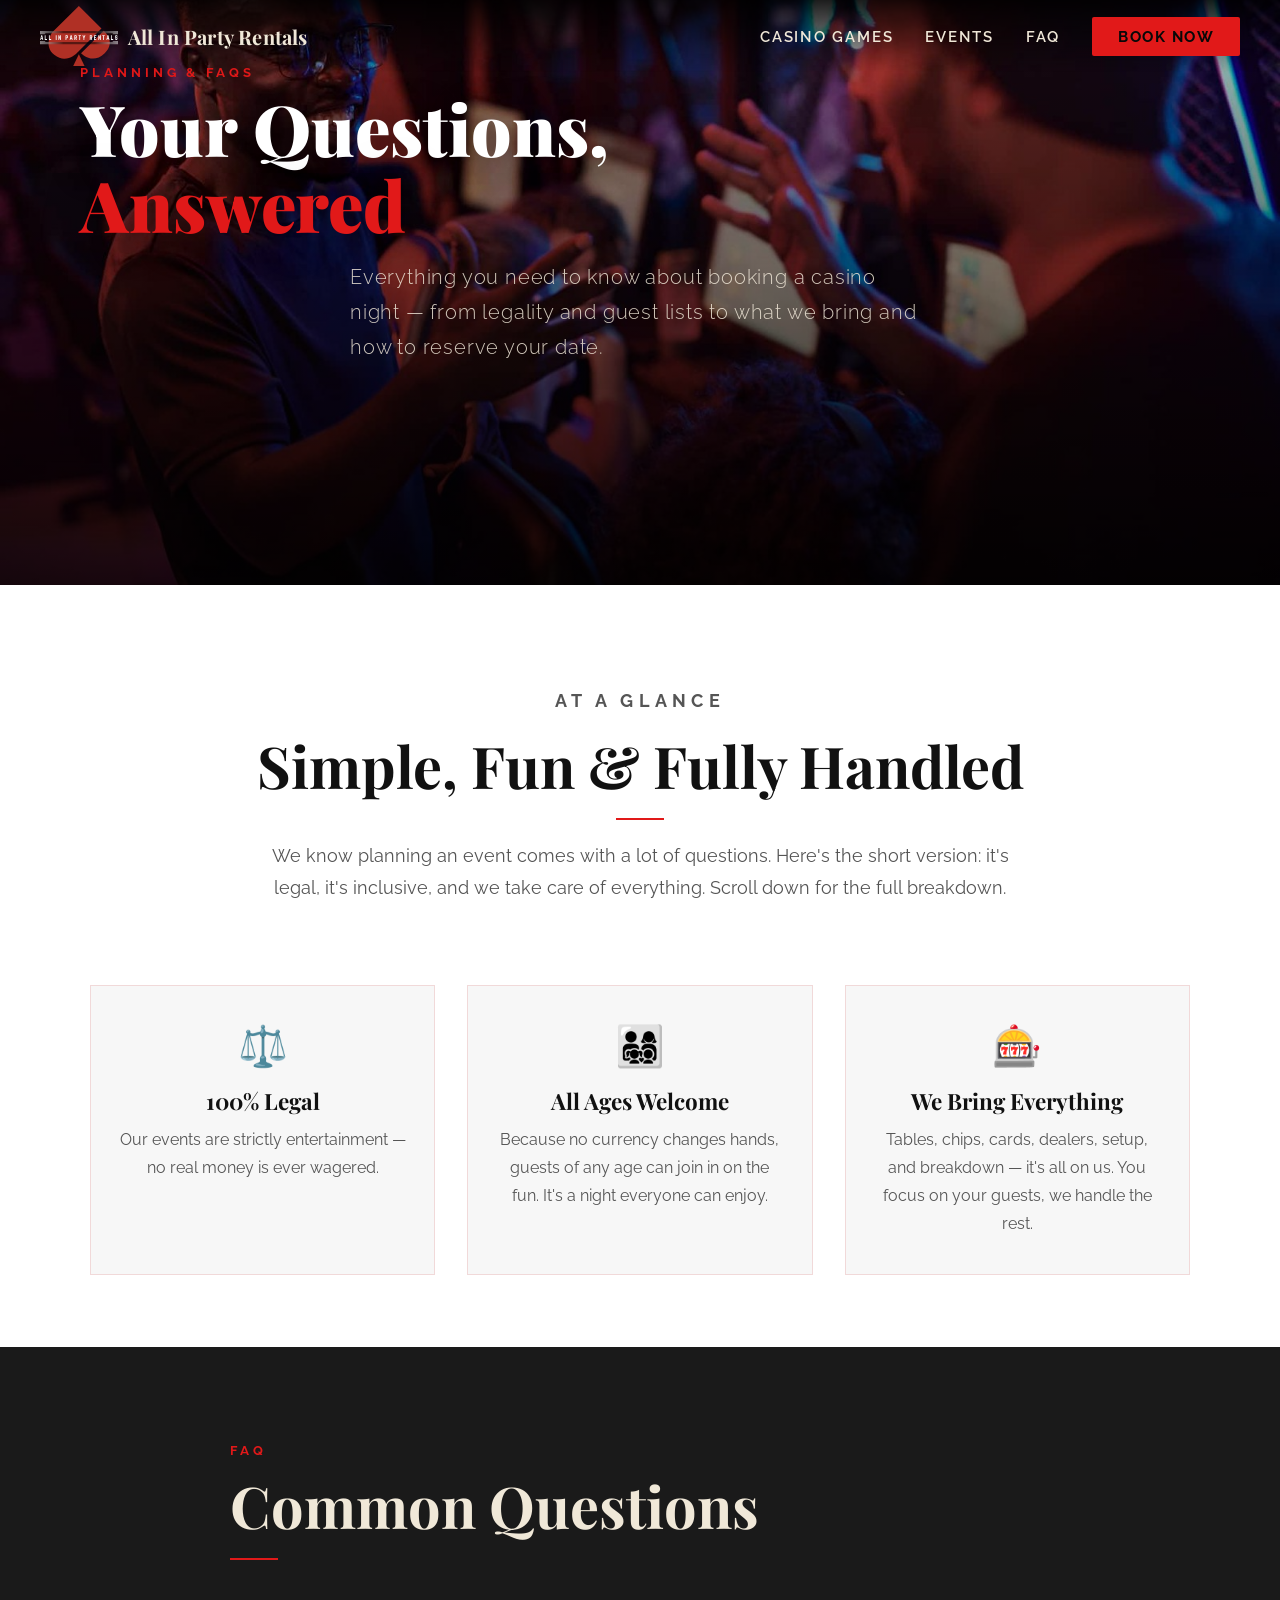
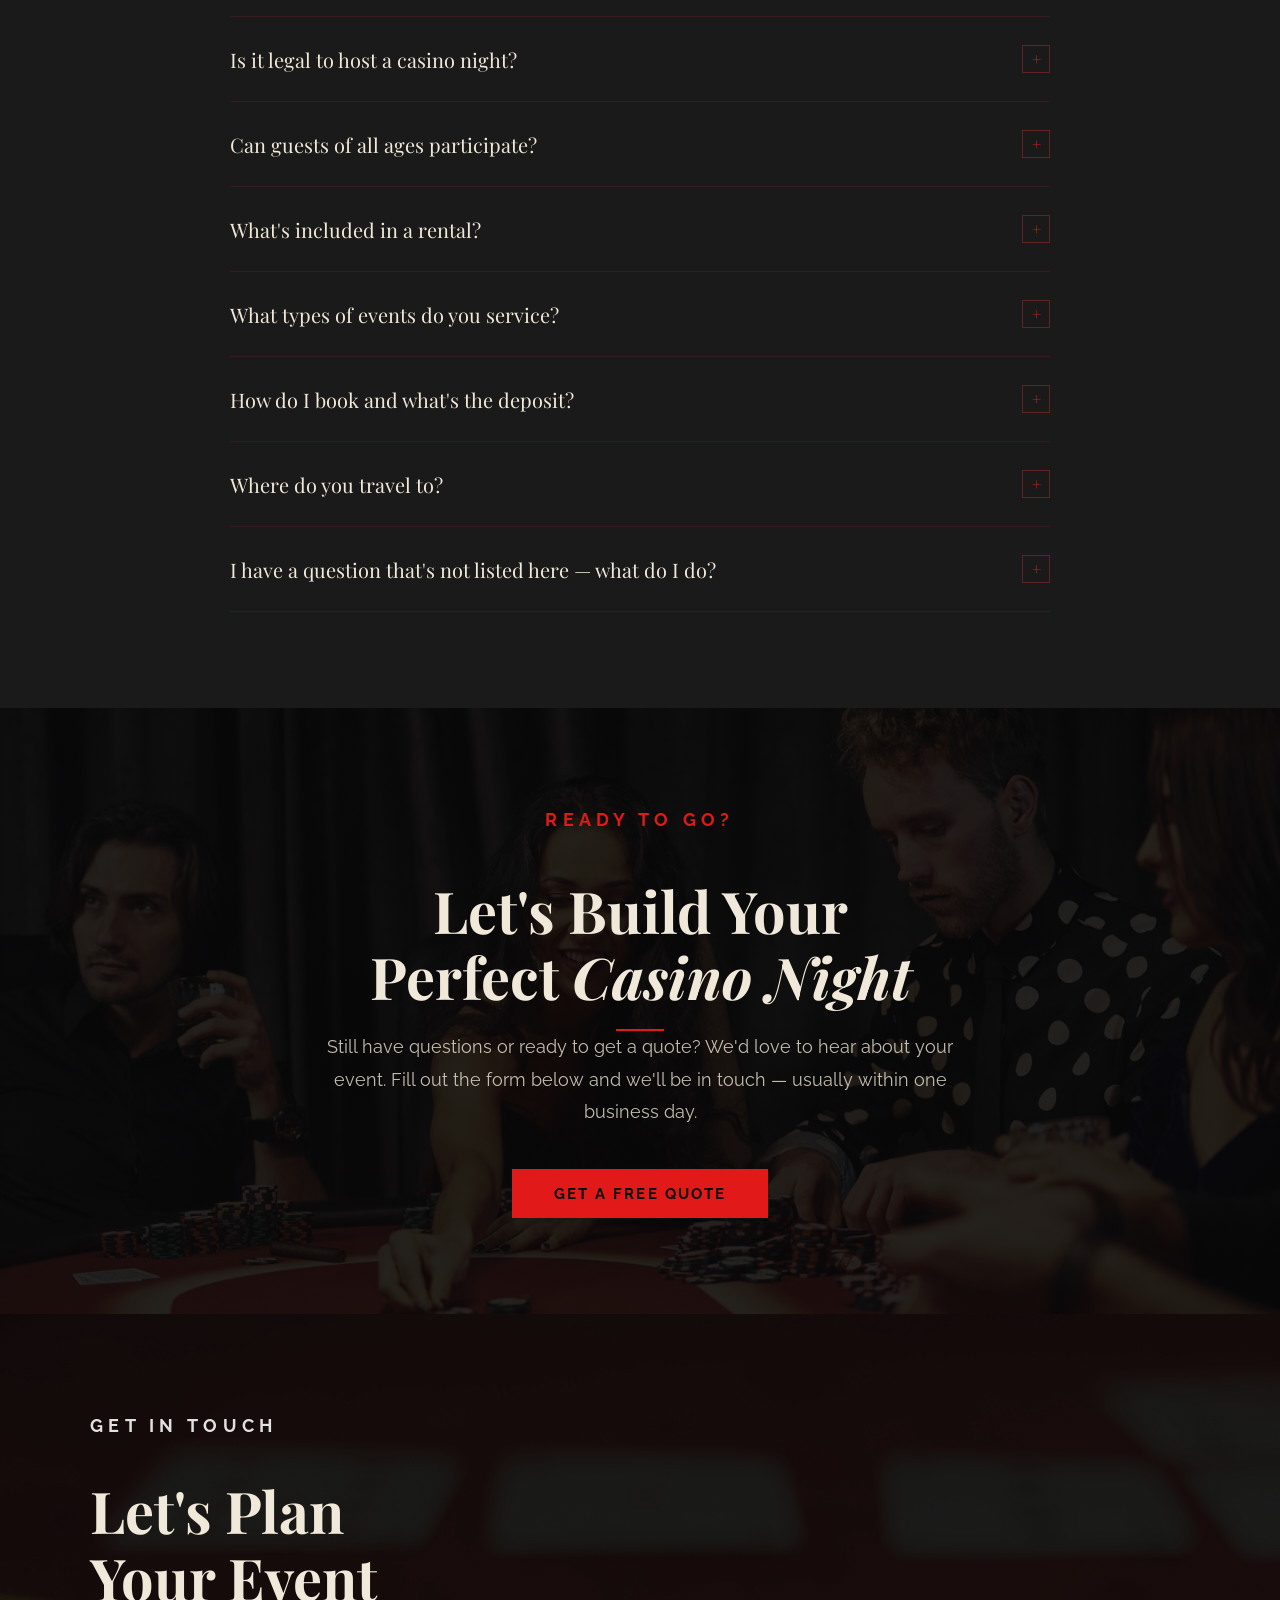
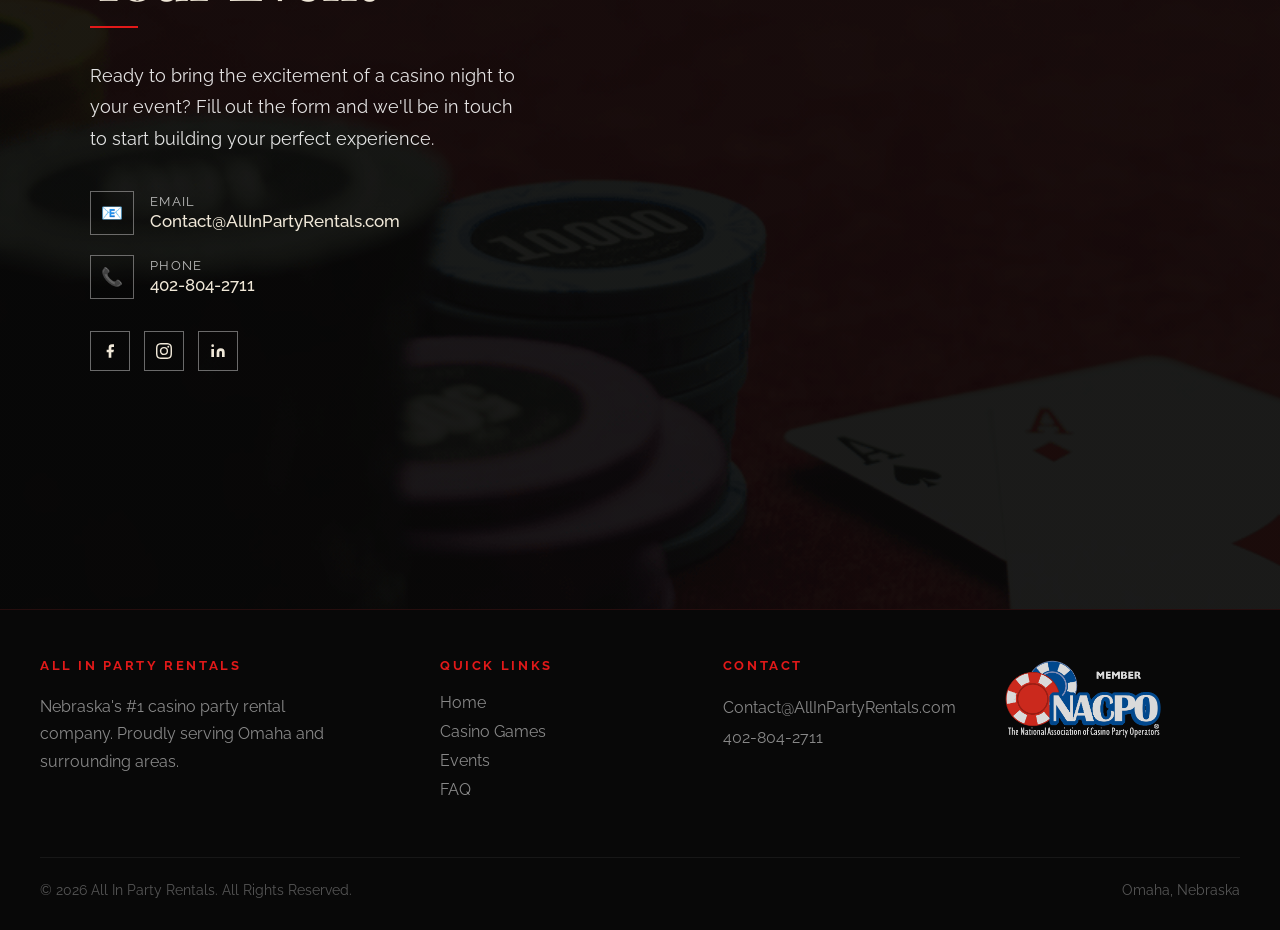
<file: resources/index.html>
<!DOCTYPE html>
<html lang="en">
<head>
  <meta charset="UTF-8" />
  <meta name="viewport" content="width=device-width, initial-scale=1.0" />
  <title>Casino Party Rental FAQs | Omaha &amp; Nebraska | All In Party Rentals</title>
  <meta name="description"
    content="Planning a casino night in Omaha or Nebraska? Answers to FAQ about our casino party rentals — legality, what's included, booking &amp; service areas." />
  <link rel="canonical" href="https://allinpartyrentals.com/resources/" />
  <meta property="og:type" content="website" />
  <meta property="og:title" content="Casino Party Rental FAQs | Omaha &amp; Nebraska | All In Party Rentals" />
  <meta property="og:description"
    content="Planning a casino night in Omaha or Nebraska? Answers to common questions about our casino party rentals — legality, what's included, booking &amp; service areas." />
  <meta property="og:url" content="https://allinpartyrentals.com/resources/" />
  <meta property="og:image"
    content="https://allinpartyrentals.com/media/poker-and-casino-gamlbing-header-color-corrected.png" />
  <meta property="og:site_name" content="All In Party Rentals" />
  <meta name="twitter:card" content="summary_large_image" />

  <!-- Google tag (gtag.js) -->
  <script async src="https://www.googletagmanager.com/gtag/js?id=G-B8Q6P3J2T4"></script>
  <script>
    window.dataLayer = window.dataLayer || [];
    function gtag() { dataLayer.push(arguments); }
    gtag('js', new Date());
    gtag('config', 'G-B8Q6P3J2T4');
  </script>

  <!-- Meta Pixel Code -->
  <script>
    !function (f, b, e, v, n, t, s) {
      if (f.fbq) return; n = f.fbq = function () {
        n.callMethod ?
          n.callMethod.apply(n, arguments) : n.queue.push(arguments)
      };
      if (!f._fbq) f._fbq = n; n.push = n; n.loaded = !0; n.version = '2.0';
      n.queue = []; t = b.createElement(e); t.async = !0;
      t.src = v; s = b.getElementsByTagName(e)[0];
      s.parentNode.insertBefore(t, s)
    }(window, document, 'script',
      'https://connect.facebook.net/en_US/fbevents.js');
    fbq('init', '976255651562313');
    fbq('track', 'PageView');
  </script>
  <noscript>
    <img height="1" width="1" style="display:none"
      src="https://www.facebook.com/tr?id=976255651562313&ev=PageView&noscript=1" />
  </noscript>
  <!-- End Meta Pixel Code -->

  <script type="application/ld+json">
  {
    "@context": "https://schema.org",
    "@type": ["LocalBusiness", "EntertainmentBusiness"],
    "name": "All In Party Rentals",
    "description": "Omaha's premier casino party rental company serving Nebraska with casino nights, corporate events, fundraisers, and private parties.",
    "url": "https://allinpartyrentals.com",
    "telephone": "+14028042711",
    "email": "Contact@AllInPartyRentals.com",
    "address": {
      "@type": "PostalAddress",
      "addressLocality": "Omaha",
      "addressRegion": "NE",
      "addressCountry": "US"
    },
    "areaServed": [
      "Omaha, NE", "Lincoln, NE", "Bellevue, NE", "Fremont, NE", "Blair, NE",
      "Gretna, NE", "Elkhorn, NE", "Kearney, NE", "Nebraska City, NE",
      "Plattsmouth, NE", "Ashland, NE", "Council Bluffs, IA",
      "Glenwood, IA", "Kansas City, MO"
    ],
    "sameAs": [
      "https://www.facebook.com/allinpartyrentals",
      "https://www.instagram.com/all_in_party_rentals/",
      "https://www.linkedin.com/company/all-in-party-rentals/about/"
    ]
  }
  </script>
  <script type="application/ld+json">
  {
    "@context": "https://schema.org",
    "@type": "FAQPage",
    "mainEntity": [
      {
        "@type": "Question",
        "name": "Is it legal to host a casino night?",
        "acceptedAnswer": {
          "@type": "Answer",
          "text": "Absolutely. All In Party Rentals events are strictly for entertainment — no real money is ever wagered or exchanged. Guests play with fun chips and compete for prizes, making our casino nights 100% legal across Nebraska. We've hosted hundreds of events and operate in full compliance with state regulations."
        }
      },
      {
        "@type": "Question",
        "name": "Can guests of all ages participate?",
        "acceptedAnswer": {
          "@type": "Answer",
          "text": "Yes. Because no actual currency is wagered, our casino events are open to guests of all ages — making them a great fit for family reunions, school fundraisers, and mixed-age celebrations. If alcohol will be served at your event, just ensure your venue independently follows local liquor laws for age verification."
        }
      },
      {
        "@type": "Question",
        "name": "What's included in a casino table rental?",
        "acceptedAnswer": {
          "@type": "Answer",
          "text": "We provide everything needed for a complete casino experience: tables, cards, chips, dice, trays, and professional dealers. We handle full setup before your event and breakdown after — so your venue is left exactly as we found it. Custom casino-style chip sets are also available upon request for a personalized touch."
        }
      },
      {
        "@type": "Question",
        "name": "What types of events do you service?",
        "acceptedAnswer": {
          "@type": "Answer",
          "text": "All of them. We've done corporate casino nights, charity fundraisers, birthday bashes, anniversary celebrations, bachelor and bachelorette parties, school events, and everything in between. Our packages are fully customizable — whether you're hosting 20 people in your living room or 500 in a ballroom, we scale to fit."
        }
      },
      {
        "@type": "Question",
        "name": "How do I book and what's the deposit?",
        "acceptedAnswer": {
          "@type": "Answer",
          "text": "Booking is easy — reach out via the form below or give us a call and we'll check your date's availability. A 25% deposit secures your event on our calendar, with the remaining balance due on or before your event day. We recommend booking early, especially for Friday and Saturday evenings and peak seasons."
        }
      },
      {
        "@type": "Question",
        "name": "Where do you travel to for casino night rentals?",
        "acceptedAnswer": {
          "@type": "Answer",
          "text": "We primarily serve the greater Omaha metropolitan area — including Elkhorn, Gretna, Blair, Fremont, Bellevue, Plattsmouth, Nebraska City, Council Bluffs, Glenwood, Ashland, and Lincoln, Nebraska. We also travel to Kearney, Nebraska and the Kansas City area. Have an event outside our usual range? Contact us — we're happy to discuss options."
        }
      },
      {
        "@type": "Question",
        "name": "Can I customize my casino party package?",
        "acceptedAnswer": {
          "@type": "Answer",
          "text": "Completely. From the mix of game tables to branded chip sets, themed décor, and dealer count — every detail of your casino night can be tailored to your vision and budget. During your initial consultation, we'll build a package around exactly what you need. Nothing cookie-cutter, ever."
        }
      }
    ]
  }
  </script>
  <link rel="preconnect" href="https://fonts.googleapis.com" />
  <link rel="preconnect" href="https://fonts.gstatic.com" crossorigin />
  <link
    href="https://fonts.googleapis.com/css2?family=Playfair+Display:wght@400;700;900&family=Raleway:wght@300;400;500;600;700&display=swap"
    rel="stylesheet" />
  <link rel="stylesheet" href="/styles.css" />
  <link rel="icon" href="/media/all-in-party-logo-black.svg" type="image/svg+xml" />
  <link rel="icon" href="/media/all-in-party-logo-white.ico" type="image/x-icon" />
</head>
<body>

  <!-- ═══════════════════ NAV ═══════════════════ -->
  <nav id="nav">
    <a class="nav-logo" href="/">
      <img src="/media/all-in-party-logo-white.svg" alt="All In Party Rentals logo" />
      <span class="nav-logo-text">All In Party Rentals</span>
    </a>
    <ul class="nav-links">
      <li><a href="/casino-games/">Casino Games</a></li>
      <li><a href="/event-experiences/">Events</a></li>
      <li><a href="/resources/">FAQ</a></li>
      <li><a href="#contact" class="nav-cta">Book Now</a></li>
    </ul>
    <button class="hamburger" id="hamburger" aria-label="Open menu">
      <span></span><span></span><span></span>
    </button>
  </nav>

  <!-- mobile menu -->
  <div class="mobile-menu" id="mobileMenu">
    <a href="/casino-games/" onclick="closeMobile()">Casino Games</a>
    <a href="/event-experiences/" onclick="closeMobile()">Events</a>
    <a href="/resources/" onclick="closeMobile()">FAQ</a>
    <a href="#contact">Book Now</a>
  </div>

  <!-- booking modal -->
  <div class="booking-modal" id="bookingModal">
    <button class="modal-close" id="modalClose" aria-label="Close booking form">
      <span></span><span></span>
    </button>
    <div class="modal-inner">
      <p class="section-label">Get In Touch</p>
      <h2 class="section-title">Request a Booking</h2>
      <div class="red-rule"></div>
      <div class="contact-form">
        <form id="bookingForm">
          <div class="form-row">
            <div class="form-group">
              <label for="fname">Name *</label>
              <input type="text" id="fname" name="name" placeholder="Your name" required />
            </div>
            <div class="form-group">
              <label for="femail">Email *</label>
              <input type="email" id="femail" name="email" placeholder="your@email.com" required />
            </div>
          </div>
          <div class="form-row">
            <div class="form-group">
              <label for="fphone">Phone</label>
              <input type="tel" id="fphone" name="phone" placeholder="(402) 000-0000" />
            </div>
            <div class="form-group">
              <label for="fdate">Event Date</label>
              <input type="date" id="fdate" name="event_date" />
            </div>
          </div>
          <div class="form-group">
            <label for="flocation">Event Location</label>
            <input type="text" id="flocation" name="event_location" placeholder="City, venue name, etc." />
          </div>
          <div class="form-group">
            <label for="fmessage">Message</label>
            <textarea id="fmessage" name="message"
              placeholder="Tell us about your event — number of guests, type of event, games you're interested in..."></textarea>
          </div>
          <div class="form-submit">
            <button type="submit" class="btn btn-red" id="submitBtn">Send Request</button>
          </div>
          <p class="form-status" id="formStatus"></p>
        </form>
      </div>
    </div>
  </div>

  <!-- ═══════════════════ PAGE HERO ═══════════════════ -->
  <section class="page-hero">
    <div class="page-hero-bg"
      style="background-image: url('/media/friends-greeting-each-other-in-gaming-club-2022-08-25-19-08-11-utc.jpg');">
    </div>
    <div class="page-hero-overlay"></div>
    <div class="page-hero-content">
      <p class="section-label reveal">Planning &amp; FAQs</p>
      <h1 class="reveal">Your Questions,<br><em>Answered</em></h1>
      <p class="hero-sub reveal">Everything you need to know about booking a casino night — from legality and guest
        lists to what we bring and how to reserve your date.</p>
    </div>
  </section>

  <!-- ═══════════════════ AT A GLANCE ═══════════════════ -->
  <div class="faq-intro">
    <div class="faq-intro-inner">
      <p class="section-label reveal">At a Glance</p>
      <h2 class="section-title reveal">Simple, Fun &amp; Fully Handled</h2>
      <div class="red-rule reveal" style="margin: 0 auto;"></div>
      <p class="reveal">We know planning an event comes with a lot of questions. Here's the short version: it's legal,
        it's inclusive, and we take care of everything. Scroll down for the full breakdown.</p>
    </div>
  </div>

  <div class="feature-pad feature-pad--white" style="padding-top: 0;">
    <div class="feature-grid">
      <div class="feature-card feature-card--light reveal">
        <div class="feature-card-icon">⚖️</div>
        <h3>100% Legal</h3>
        <p>Our events are strictly entertainment — no real money is ever wagered.</p>
      </div>
      <div class="feature-card feature-card--light reveal">
        <div class="feature-card-icon">👨‍👩‍👧‍👦</div>
        <h3>All Ages Welcome</h3>
        <p>Because no currency changes hands, guests of any age can join in on the fun. It's a night everyone can enjoy.
        </p>
      </div>
      <div class="feature-card feature-card--light reveal">
        <div class="feature-card-icon">🎰</div>
        <h3>We Bring Everything</h3>
        <p>Tables, chips, cards, dealers, setup, and breakdown — it's all on us. You focus on your guests, we handle the
          rest.</p>
      </div>
    </div>
  </div>

  <!-- ═══════════════════ FAQ ACCORDION ═══════════════════ -->
  <div class="faq-section">
    <div class="faq-inner">
      <p class="section-label reveal">FAQ</p>
      <h2 class="section-title reveal">Common Questions</h2>
      <div class="red-rule reveal"></div>

      <div class="faq-list">

        <details class="faq-item reveal">
          <summary>
            Is it legal to host a casino night?
            <span class="faq-icon">+</span>
          </summary>
          <p class="faq-body">Absolutely. All In Party Rentals events are strictly for entertainment — no real money is
            ever wagered or exchanged. Guests play with fun chips and compete for prizes, making our casino nights 100%
            legal across Nebraska. We've hosted hundreds of events and operate in full compliance with state
            regulations.</p>
        </details>

        <details class="faq-item reveal">
          <summary>
            Can guests of all ages participate?
            <span class="faq-icon">+</span>
          </summary>
          <p class="faq-body">Yes. Because no actual currency changes hands, our casino events are open to guests of all
            ages — making them a great fit for family reunions, school fundraisers, and mixed-age celebrations. If
            alcohol will be served at your event, just ensure your venue independently follows local liquor laws for age
            verification.</p>
        </details>

        <details class="faq-item reveal">
          <summary>
            What's included in a rental?
            <span class="faq-icon">+</span>
          </summary>
          <p class="faq-body">We provide everything needed for a complete casino experience: tables, cards, chips, dice,
            trays, and professional dealers. We handle full setup before your event and breakdown after — so your venue
            is left exactly as we found it. Custom casino-style chip sets are also available upon request for a
            personalized touch.</p>
        </details>

        <details class="faq-item reveal">
          <summary>
            What types of events do you service?
            <span class="faq-icon">+</span>
          </summary>
          <p class="faq-body">All of them. We've done corporate casino nights in Omaha, charity casino fundraisers for
            Nebraska nonprofits, birthday bashes, anniversary celebrations, bachelor and bachelorette parties, school
            events, and everything in between. Our packages are fully customizable — whether you're hosting 20 people in
            your living room or 500 in a ballroom, we scale to fit.</p>
        </details>

        <details class="faq-item reveal">
          <summary>
            How do I book and what's the deposit?
            <span class="faq-icon">+</span>
          </summary>
          <p class="faq-body">Booking is easy — reach out via the form below or give us a call and we'll check your
            date's availability based on how many tables/dealers you need. A 25% deposit secures your event on our
            calendar, with the remaining balance due one
            week before your event day. We recommend booking early, especially for Friday and Saturday evenings and peak
            seasons.</p>
        </details>

        <details class="faq-item reveal">
          <summary>
            Where do you travel to?
            <span class="faq-icon">+</span>
          </summary>
          <p class="faq-body">We primarily serve the greater Omaha metropolitan area — including Elkhorn, Gretna, Blair,
            Fremont, Bellevue, Plattsmouth, Nebraska City, Council Bluffs, Glenwood, Ashland, and Lincoln, Nebraska. We
            also travel to Western Nebraska, or to the Kansas City area. Have an event outside our usual range?
            Contact us
            — we're happy to discuss options for events further away.</p>
        </details>


        <details class="faq-item reveal">
          <summary>
            I have a question that's not listed here — what do I do?
            <span class="faq-icon">+</span>
          </summary>
          <p class="faq-body">Just reach out. Call us at <a href="tel:4028042711"
              style="color:var(--red);text-decoration:none;">402-804-2711</a> or email <a
              href="mailto:Contact@AllInPartyRentals.com"
              style="color:var(--red);text-decoration:none;">Contact@AllInPartyRentals.com</a> and we'll give you a
            straight answer — along with a no-pressure custom quote if you're ready to take the next step.</p>
        </details>

      </div>
    </div>
  </div>

  <!-- ═══════════════════ CTA BANNER ═══════════════════ -->
  <div class="cta-banner">
    <div class="cta-banner-inner">
      <p class="section-label reveal">Ready to Go?</p>
      <h2 class="section-title reveal">Let's Build Your<br>Perfect <em>Casino Night</em></h2>
      <div class="red-rule reveal"></div>
      <p class="reveal">Still have questions or ready to get a quote? We'd love to hear about your event. Fill out the
        form below and we'll be in touch — usually within one business day.</p>
      <div class="reveal">
        <a href="#contact" class="btn btn-red">Get a Free Quote</a>
      </div>
    </div>
  </div>

  <!-- ═══════════════════ CONTACT ═══════════════════ -->
  <section class="contact" id="contact">
    <div class="contact-inner">

      <div class="contact-info">
        <p class="section-label reveal">Get In Touch</p>
        <h2 class="section-title reveal">Let's Plan<br>Your Event</h2>
        <div class="red-rule reveal"></div>
        <p class="reveal">Ready to bring the excitement of a casino night to your event? Fill out the form and we'll be
          in touch to start building your perfect experience.</p>

        <div class="contact-detail reveal">
          <div class="contact-detail-icon">📧</div>
          <div class="contact-detail-text">
            <small>Email</small>
            <a href="mailto:Contact@AllInPartyRentals.com">Contact@AllInPartyRentals.com</a>
          </div>
        </div>

        <div class="contact-detail reveal">
          <div class="contact-detail-icon">📞</div>
          <div class="contact-detail-text">
            <small>Phone</small>
            <a href="tel:4028042711">402-804-2711</a>
          </div>
        </div>

        <div class="social-links reveal">
          <a class="social-link" href="https://www.facebook.com/allinpartyrentals" target="_blank"
            aria-label="Facebook">
            <svg viewBox="0 0 24 24">
              <path d="M18 2h-3a5 5 0 0 0-5 5v3H7v4h3v8h4v-8h3l1-4h-4V7a1 1 0 0 1 1-1h3z" />
            </svg>
          </a>
          <a class="social-link" href="https://www.instagram.com/all_in_party_rentals/" target="_blank"
            aria-label="Instagram">
            <svg viewBox="0 0 16 16" fill="currentColor">
              <path
                d="M8 0C5.829 0 5.556.01 4.703.048 3.85.088 3.269.222 2.76.42a3.917 3.917 0 0 0-1.417.923A3.927 3.927 0 0 0 .42 2.76C.222 3.268.087 3.85.048 4.7.01 5.555 0 5.827 0 8.001c0 2.172.01 2.444.048 3.297.04.852.174 1.433.372 1.942.205.526.478.972.923 1.417.444.445.89.719 1.416.923.51.198 1.09.333 1.942.372C5.555 15.99 5.827 16 8 16s2.444-.01 3.298-.048c.851-.04 1.434-.174 1.943-.372a3.916 3.916 0 0 0 1.416-.923c.445-.445.718-.891.923-1.417.197-.509.332-1.09.372-1.942C15.99 10.445 16 10.173 16 8s-.01-2.445-.048-3.299c-.04-.851-.175-1.433-.372-1.941a3.926 3.926 0 0 0-.923-1.417A3.911 3.911 0 0 0 13.24.42c-.51-.198-1.092-.333-1.943-.372C10.443.01 10.172 0 7.998 0H8zm-.717 1.442h.718c2.136 0 2.389.007 3.232.046.78.035 1.204.166 1.486.275.373.145.64.319.92.599.28.28.453.546.598.92.11.281.24.705.275 1.485.039.843.047 1.096.047 3.231s-.008 2.389-.047 3.232c-.035.78-.166 1.203-.275 1.485a2.47 2.47 0 0 1-.599.919c-.28.28-.546.453-.92.598-.28.11-.704.24-1.485.276-.843.038-1.096.047-3.232.047s-2.39-.009-3.233-.047c-.78-.036-1.203-.166-1.485-.276a2.478 2.478 0 0 1-.92-.598 2.48 2.48 0 0 1-.6-.92c-.109-.281-.24-.705-.275-1.485-.038-.843-.046-1.096-.046-3.233 0-2.136.008-2.388.046-3.231.036-.78.166-1.204.276-1.486.145-.373.319-.64.599-.92.28-.28.546-.453.92-.598.282-.11.705-.24 1.485-.276.738-.034 1.024-.044 2.515-.045v.002zm4.988 1.328a.96.96 0 1 0 0 1.92.96.96 0 0 0 0-1.92zm-4.27 1.122a4.109 4.109 0 1 0 0 8.217 4.109 4.109 0 0 0 0-8.217zm0 1.441a2.667 2.667 0 1 1 0 5.334 2.667 2.667 0 0 1 0-5.334z" />
            </svg>
          </a>
          <a class="social-link" href="https://www.linkedin.com/company/all-in-party-rentals/about/" target="_blank"
            aria-label="LinkedIn">
            <svg viewBox="0 0 24 24">
              <path d="M16 8a6 6 0 0 1 6 6v7h-4v-7a2 2 0 0 0-2-2 2 2 0 0 0-2 2v7h-4v-7a6 6 0 0 1 6-6zM2 9h4v12H2z" />
              <circle cx="4" cy="4" r="2" />
            </svg>
          </a>
        </div>

        <div class="service-areas reveal">
          <strong>Service Areas</strong>
          <p>Omaha, Lincoln, Elkhorn, Gretna, Blair, Fremont, Bellevue, Plattsmouth, Nebraska City, Kearney, Council
            Bluffs, Glenwood, Ashland &amp; Kansas City</p>
        </div>
      </div>

      <div class="contact-form reveal">
        <h3>Request Booking</h3>
        <form id="bookingFormBottom">
          <div class="form-row">
            <div class="form-group">
              <label for="fname2">Name *</label>
              <input type="text" id="fname2" name="name" placeholder="Your name" required />
            </div>
            <div class="form-group">
              <label for="femail2">Email *</label>
              <input type="email" id="femail2" name="email" placeholder="your@email.com" required />
            </div>
          </div>
          <div class="form-row">
            <div class="form-group">
              <label for="fphone2">Phone</label>
              <input type="tel" id="fphone2" name="phone" placeholder="(402) 000-0000" />
            </div>
            <div class="form-group">
              <label for="fdate2">Event Date</label>
              <input type="date" id="fdate2" name="event_date" />
            </div>
          </div>
          <div class="form-group">
            <label for="flocation2">Event Location</label>
            <input type="text" id="flocation2" name="event_location" placeholder="City, venue name, etc." />
          </div>
          <div class="form-group">
            <label for="fmessage2">Message</label>
            <textarea id="fmessage2" name="message"
              placeholder="Tell us about your event — number of guests, type of event, games you're interested in..."></textarea>
          </div>
          <div class="form-submit">
            <button type="submit" class="btn btn-red" id="submitBtn2">Send Request</button>
          </div>
          <p class="form-status" id="formStatus2"></p>
        </form>
      </div>

    </div>
  </section>

  <!-- ═══════════════════ FOOTER ═══════════════════ -->
  <footer>
    <div class="footer-inner">

      <div class="footer-brand">
        <h4>All In Party Rentals</h4>
        <p>Nebraska's #1 casino party rental company. Proudly serving Omaha and
          surrounding areas.</p>
      </div>

      <div class="footer-col">
        <h4>Quick Links</h4>
        <ul>
          <li><a href="/">Home</a></li>
          <li><a href="/casino-games/">Casino Games</a></li>
          <li><a href="/event-experiences/">Events</a></li>
          <li><a href="/resources/">FAQ</a></li>
        </ul>
      </div>

      <div class="footer-col">
        <h4>Contact</h4>
        <address>
          <a href="mailto:Contact@AllInPartyRentals.com">Contact@AllInPartyRentals.com</a><br />
          <a href="tel:4028042711">402-804-2711</a>
        </address>
      </div>

      <div class="footer-col footer-members">
        <img src="/media/NACPO-Member-Light.png" alt="NACPO Member" />
      </div>

    </div>

    <div class="footer-bottom">
      <p>© 2026 All In Party Rentals. All Rights Reserved.</p>
      <p>Omaha, Nebraska</p>
    </div>
  </footer>

  <script src="/main.js"></script>
</body>
</html>
</file>
<file: styles.css>
*,
*::before,
*::after {
  box-sizing: border-box;
  margin: 0;
  padding: 0;
}

:root {
  --red: rgb(225, 25, 25);
  --red-light: rgb(255, 100, 100);
  --red-dim: #8a1e1e;
  --black: #080808;
  --dark: #111111;
  --dark2: #1a1a1a;
  --cream: #f0e8d8;
  --muted: #888;
  --font-display: "Playfair Display", serif;
  --font-body: "Raleway", sans-serif;
  --transition: 0.3s ease;
}

html {
  scroll-behavior: smooth;
}

body {
  font-family: var(--font-body);
  background: var(--black);
  color: var(--cream);
  overflow-x: hidden;
}

/* ─── SCROLLBAR ─── */
::-webkit-scrollbar {
  width: 6px;
}
::-webkit-scrollbar-track {
  background: var(--black);
}
::-webkit-scrollbar-thumb {
  background: var(--red-dim);
  border-radius: 3px;
}

/* ─── NAV ─── */
nav {
  position: fixed;
  top: 0;
  left: 0;
  right: 0;
  z-index: 100;
  display: flex;
  align-items: center;
  justify-content: space-between;
  padding: 0 40px;
  height: 72px;
  background: linear-gradient(
    to bottom,
    rgba(0, 0, 0, 0.85) 0%,
    transparent 100%
  );
  transition: background var(--transition), box-shadow var(--transition);
}
nav.scrolled {
  background: rgba(8, 8, 8, 0.97);
  box-shadow: 0 1px 0 rgba(207, 46, 46, 0.2);
}

.nav-logo {
  display: flex;
  align-items: center;
  gap: 10px;
  text-decoration: none;
}
.nav-logo img {
  height: 60px;
  width: auto;
  display: block;
}
.nav-logo-text {
  font-family: var(--font-display);
  font-size: 1.25rem;
  font-weight: 700;
  color: var(--cream);
  letter-spacing: 0.01em;
  white-space: nowrap;
}

.nav-links {
  display: flex;
  gap: 32px;
  list-style: none;
}
.nav-links a {
  text-decoration: none;
  color: var(--cream);
  font-weight: 600;
  font-size: 0.92rem;
  letter-spacing: 0.12em;
  text-transform: uppercase;
  transition: color var(--transition);
  position: relative;
}
.nav-links a::after {
  content: "";
  position: absolute;
  bottom: -4px;
  left: 0;
  right: 0;
  height: 1px;
  background: var(--red);
  transform: scaleX(0);
  transition: transform var(--transition);
}
.nav-links a:hover {
  color: var(--red);
}
.nav-links a:hover::after {
  transform: scaleX(1);
}

.nav-links .nav-cta {
  background: var(--red);
  color: var(--black);
  padding: 11px 26px;
  border-radius: 2px;
  font-weight: 700;
  letter-spacing: 0.1em;
  transition: background var(--transition);
}
.nav-links .nav-cta:hover {
  background: var(--red-light);
  color: var(--black);
}
.nav-links .nav-cta::after {
  display: none;
}

/* hamburger */
.hamburger {
  display: none;
  flex-direction: column;
  gap: 5px;
  cursor: pointer;
  padding: 4px;
  background: none;
  border: none;
}
.hamburger span {
  display: block;
  width: 26px;
  height: 2px;
  background: var(--cream);
  transition: all var(--transition);
  transform-origin: center;
}
.hamburger.open span:nth-child(1) {
  transform: translateY(7px) rotate(45deg);
}
.hamburger.open span:nth-child(2) {
  opacity: 0;
}
.hamburger.open span:nth-child(3) {
  transform: translateY(-7px) rotate(-45deg);
}

.mobile-menu {
  display: none;
  position: fixed;
  inset: 0;
  background: rgba(8, 8, 8, 0.98);
  z-index: 99;
  flex-direction: column;
  align-items: center;
  justify-content: center;
  gap: 32px;
}
.mobile-menu.open {
  display: flex;
}
.mobile-menu a {
  font-family: var(--font-display);
  font-size: 2rem;
  color: var(--cream);
  text-decoration: none;
  transition: color var(--transition);
}
.mobile-menu a:hover {
  color: var(--red);
}

/* ─── BOOKING MODAL ─── */
.booking-modal {
  display: none;
  position: fixed;
  inset: 0;
  background: rgba(8, 8, 8, 0.98);
  z-index: 200;
  overflow-y: auto;
  padding: 100px 24px 60px;
}
.booking-modal.open {
  display: block;
}

.modal-close {
  position: fixed;
  top: 20px;
  right: 28px;
  width: 44px;
  height: 44px;
  background: none;
  border: none;
  cursor: pointer;
  display: flex;
  flex-direction: column;
  align-items: center;
  justify-content: center;
  gap: 0;
  padding: 4px;
  z-index: 201;
}
.modal-close span {
  display: block;
  width: 26px;
  height: 2px;
  background: var(--cream);
  transition: background var(--transition);
  transform-origin: center;
}
.modal-close span:nth-child(1) {
  transform: translateY(1px) rotate(45deg);
}
.modal-close span:nth-child(2) {
  transform: translateY(-1px) rotate(-45deg);
}
.modal-close:hover span {
  background: var(--red);
}

.modal-inner {
  max-width: 640px;
  margin: 0 auto;
}
.modal-inner .section-label {
  color: var(--red);
}
.modal-inner .section-title {
  color: var(--cream);
}

/* ─── HERO ─── */
.hero {
  position: relative;
  height: 100vh;
  min-height: 600px;
  display: flex;
  flex-direction: column;
  align-items: center;
  justify-content: center;
  text-align: center;
  overflow: hidden;
}

.hero-video {
  position: absolute;
  inset: 0;
  width: 100%;
  height: 100%;
  object-fit: cover;
  z-index: 0;
}

.hero-overlay {
  position: absolute;
  inset: 0;
  background: radial-gradient(
      ellipse at center,
      rgba(0, 0, 0, 0.35) 0%,
      rgba(0, 0, 0, 0.75) 100%
    ),
    linear-gradient(
      to bottom,
      rgba(0, 0, 0, 0.4) 0%,
      rgba(0, 0, 0, 0.2) 50%,
      rgba(0, 0, 0, 0.7) 100%
    );
  z-index: 1;
}

.hero-content {
  position: relative;
  z-index: 2;
  max-width: 860px;
  padding: 0 24px;
  animation: fadeUp 1.2s ease both;
}

.hero-eyebrow {
  display: inline-block;
  font-size: 1.15rem;
  letter-spacing: 0.3em;
  text-transform: uppercase;
  color: var(--red);
  font-weight: 800;
  margin-bottom: 20px;
  padding: 6px 18px;
  border: 3px solid rgba(207, 46, 46, 0.4);
}

.hero h1 {
  font-family: var(--font-display);
  font-size: clamp(3rem, 6.5vw, 6rem);
  font-weight: 900;
  line-height: 1.08;
  color: #fff;
  margin-bottom: 28px;
  text-shadow: 0 2px 40px rgba(0, 0, 0, 0.6);
}
.hero h1 em {
  font-style: normal;
  color: var(--red);
}

.hero-sub {
  font-size: clamp(1.1rem, 2.2vw, 1.4rem);
  font-weight: 300;
  letter-spacing: 0.06em;
  color: rgba(240, 232, 216, 0.85);
  margin: 0 auto 44px;
  max-width: 580px;
}

.hero-buttons {
  display: flex;
  gap: 16px;
  justify-content: center;
  flex-wrap: wrap;
}

/* ─── BUTTONS ─── */
.btn {
  display: inline-block;
  padding: 16px 42px;
  font-family: var(--font-body);
  font-weight: 700;
  font-size: 0.92rem;
  letter-spacing: 0.14em;
  text-transform: uppercase;
  text-decoration: none;
  border: none;
  cursor: pointer;
  transition: all var(--transition);
}
.btn-red {
  background: var(--red);
  color: var(--black);
}
.btn-red:hover {
  background: var(--red-light);
  transform: translateY(-1px);
  box-shadow: 0 8px 30px rgba(207, 46, 46, 0.4);
}
.btn-outline {
  background: transparent;
  color: #fff;
  border: 1px solid rgba(255, 255, 255, 0.5);
}
.btn-outline:hover {
  border-color: var(--red);
  color: var(--red);
  transform: translateY(-1px);
}

/* ─── SECTION SHARED ─── */
section {
  padding: 96px 40px;
}

.section-label {
  font-size: 0.82rem;
  letter-spacing: 0.3em;
  text-transform: uppercase;
  color: var(--red);
  font-weight: 700;
  margin-bottom: 14px;
}

.section-title {
  font-family: var(--font-display);
  font-size: clamp(2.4rem, 4.5vw, 3.8rem);
  font-weight: 700;
  line-height: 1.15;
  margin-bottom: 20px;
}

.red-rule {
  width: 48px;
  height: 2px;
  background: var(--red);
  margin-bottom: 32px;
}

/* ─── EVENT TYPES ─── */
.events {
  background: #ffffff;
  padding-top: 80px;
  padding-bottom: 80px;
}

.events .section-label {
  color: var(--red);
}

.events .section-title {
  color: #111111;
}

.events-inner {
  max-width: 1200px;
  margin: 0 auto;
  text-align: center;
}

.chips-grid {
  display: grid;
  grid-template-columns: repeat(3, 1fr);
  gap: 28px;
  margin-top: 56px;
}

.chip-card {
  background: #f7f7f7;
  border: 1px solid rgba(207, 46, 46, 0.2);
  padding: 48px 32px;
  text-decoration: none;
  color: #111111;
  transition: all var(--transition);
  position: relative;
  overflow: hidden;
}
.chip-card::before {
  content: "";
  position: absolute;
  inset: 0;
  background: linear-gradient(
    135deg,
    rgba(207, 46, 46, 0.07) 0%,
    transparent 60%
  );
  opacity: 0;
  transition: opacity var(--transition);
}
.chip-card:hover {
  border-color: rgba(207, 46, 46, 0.5);
  transform: translateY(-4px);
  box-shadow: 0 20px 60px rgba(0, 0, 0, 0.4);
}
.chip-card:hover::before {
  opacity: 1;
}

.chip-icon {
  width: 110px;
  height: 110px;
  object-fit: contain;
  margin: 0 auto 24px;
  display: block;
}
.chip-card h3 {
  font-family: var(--font-display);
  font-size: 1.8rem;
  font-weight: 700;
  margin-bottom: 12px;
  text-transform: capitalize;
}
.chip-card p {
  font-size: 1.05rem;
  color: #555555;
  line-height: 1.7;
}
.chip-arrow {
  display: inline-block;
  margin-top: 24px;
  font-size: 0.85rem;
  letter-spacing: 0.18em;
  text-transform: uppercase;
  color: var(--red);
  font-weight: 700;
}

/* ─── ABOUT ─── */
.about {
  background: #f0f0f0;
  overflow: hidden;
  position: relative;
}

.about .section-title {
  color: #111111;
}

.about-inner {
  padding: 80px 40px 80px 8%;
  margin-right: 50%;
}
.about-text p {
  font-size: 1.15rem;
  line-height: 1.85;
  color: #444444;
  margin-bottom: 20px;
}
.about-badge {
  display: inline-flex;
  align-items: center;
  gap: 14px;
  background: #050404;
  border: 1px solid rgba(207, 46, 46, 0.3);
  padding: 16px 24px;
  margin-top: 8px;
  margin-bottom: 32px;
}
.about-badge span {
  font-size: 2rem;
}
.about-badge p {
  font-size: 0.92rem;
  font-weight: 600;
  letter-spacing: 0.08em;
  text-transform: uppercase;
  color: var(--cream);
  margin: 0;
}

.about-image-wrap {
  position: absolute;
  right: 0;
  top: 0;
  bottom: 0;
  width: 50%;
  display: flex;
  align-items: center;
  justify-content: flex-end;
  overflow: hidden;
}
.about-image-wrap img {
  width: clamp(240px, 40vw, 620px);
  max-width: 100%;
  display: block;
  filter: brightness(0.85) contrast(1.1);
}

.stats-row {
  display: flex;
  gap: 40px;
  margin-top: 40px;
}
.stat h4 {
  font-family: var(--font-display);
  font-size: 2.9rem;
  color: var(--red);
  font-weight: 700;
}
.stat p {
  font-size: 1.1rem;
  letter-spacing: 0.1em;
  text-transform: uppercase;
  color: #666666;
  margin: 0;
  font-weight: 600;
}

.stat a {
  text-decoration: none;
}

/* ─── SERVICES STRIP ─── */
.services-strip {
  background: var(--red);
  padding: 20px 40px;
  overflow: hidden;
}
.strip-track {
  display: flex;
  width: max-content;
  gap: 56px;
  animation: marquee 40s linear infinite;
  white-space: nowrap;
}
.strip-item {
  display: flex;
  align-items: center;
  gap: 12px;
  font-family: var(--font-body);
  font-weight: 700;
  font-size: 0.92rem;
  letter-spacing: 0.14em;
  text-transform: uppercase;
  color: var(--black);
  flex-shrink: 0;
}
.strip-dot {
  width: 5px;
  height: 5px;
  background: var(--black);
  border-radius: 50%;
  opacity: 0.4;
}

/* ─── CONTACT ─── */
.contact {
  background: linear-gradient(rgba(8, 8, 8, 0.92), rgba(8, 8, 8, 0.92)),
    url("media/Intersection-3.png") center / cover no-repeat;
}

.contact-inner {
  max-width: 1100px;
  margin: 0 auto;
  display: grid;
  grid-template-columns: 1fr 1.3fr;
  gap: 80px;
  align-items: start;
}
.contact-info h2 {
  margin-bottom: 16px;
}
.contact-info > p {
  font-size: 1.1rem;
  color: rgba(255, 255, 255, 0.88);
  line-height: 1.8;
  margin-bottom: 36px;
}

.contact-detail {
  display: flex;
  align-items: center;
  gap: 16px;
  margin-bottom: 20px;
}

.contact-detail-icon {
  width: 44px;
  height: 44px;
  background: rgba(4, 0, 0, 0.12);
  border: 1px solid rgba(245, 242, 242, 0.4);
  display: flex;
  align-items: center;
  justify-content: center;
  font-size: 1.1rem;
  flex-shrink: 0;
}

.contact-detail-icon:hover {
  background: var(--red);
  border-color: var(--red);
  color: var(--black);
}

.contact-detail-text a {
  color: var(--cream);
  text-decoration: none;
  font-weight: 500;
  font-size: 1.05rem;
  transition: color var(--transition);
}
.contact-detail-text a:hover {
  color: var(--red);
}
.contact-detail-text small {
  display: block;
  font-size: 0.82rem;
  letter-spacing: 0.1em;
  text-transform: uppercase;
  color: rgba(255, 255, 255, 0.7);
  margin-bottom: 2px;
}

.service-areas {
  margin-top: 36px;
  padding-top: 28px;
  border-top: 1px solid rgba(255, 255, 255, 0.07);
}
.service-areas p {
  font-size: 0.95rem;
  color: rgba(255, 255, 255, 0.85);
  margin-bottom: 0;
}
.service-areas strong {
  display: block;
  font-size: 0.82rem;
  letter-spacing: 0.15em;
  text-transform: uppercase;
  color: var(--red);
  margin-bottom: 8px;
}

/* ─── FORM ─── */
.contact-form {
  background: var(--dark2);
  border: 1px solid rgba(207, 46, 46, 0.15);
  padding: 44px 40px;
}
.contact-form h3 {
  font-family: var(--font-display);
  font-size: 1.9rem;
  margin-bottom: 28px;
  padding-bottom: 20px;
  border-bottom: 1px solid rgba(255, 255, 255, 0.07);
}

.form-row {
  display: grid;
  grid-template-columns: 1fr 1fr;
  gap: 16px;
}
.form-group {
  margin-bottom: 16px;
}
.form-group label {
  display: block;
  font-size: 0.82rem;
  letter-spacing: 0.14em;
  text-transform: uppercase;
  font-weight: 700;
  color: rgba(255, 255, 255, 0.85);
  margin-bottom: 8px;
}
.form-group input,
.form-group textarea {
  width: 100%;
  background: rgba(255, 255, 255, 0.04);
  border: 1px solid rgba(255, 255, 255, 0.1);
  color: var(--cream);
  font-family: var(--font-body);
  font-size: 1.05rem;
  padding: 14px 18px;
  outline: none;
  transition: border-color var(--transition);
  border-radius: 0;
  -webkit-appearance: none;
}
.form-group input:focus,
.form-group textarea:focus {
  border-color: var(--red);
}
.form-group input::placeholder,
.form-group textarea::placeholder {
  color: rgba(255, 255, 255, 0.2);
}
.form-group textarea {
  resize: vertical;
  min-height: 110px;
}

.form-submit {
  margin-top: 8px;
}
.form-submit .btn {
  width: 100%;
  text-align: center;
  font-size: 0.95rem;
}

.form-status {
  margin-top: 14px;
  font-size: 0.95rem;
  text-align: center;
  min-height: 20px;
  transition: color var(--transition);
}
.form-status.success {
  color: #6fcf97;
}
.form-status.error {
  color: #eb5757;
}

/* ─── SOCIAL ─── */
.social-links {
  display: flex;
  gap: 14px;
  margin-top: 32px;
}
.social-link {
  width: 40px;
  height: 40px;
  border: 1px solid rgba(255, 255, 255, 0.4);
  display: flex;
  align-items: center;
  justify-content: center;
  color: var(--cream);
  text-decoration: none;
  font-size: 0.95rem;
  transition: all var(--transition);
}
.social-link:hover {
  background: var(--red);
  border-color: var(--red);
  color: var(--black);
}
.social-link svg {
  width: 16px;
  height: 16px;
  fill: currentColor;
}

/* ─── FOOTER ─── */
footer {
  background: var(--black);
  border-top: 1px solid rgba(207, 46, 46, 0.15);
  padding: 48px 40px 32px;
}
.footer-inner {
  max-width: 1200px;
  margin: 0 auto;
  display: grid;
  grid-template-columns: 1.5fr 1fr 1fr 1fr;
  gap: 48px;
  margin-bottom: 48px;
}
.footer-members img {
  height: 80px;
  width: auto;
  object-fit: contain;
  object-position: left;
  opacity: 0.85;
  transition: opacity var(--transition);
}
.footer-members img:hover {
  opacity: 1;
}
.footer-brand img {
  height: 48px;
  margin-bottom: 20px;
}
.footer-brand p {
  font-size: 0.98rem;
  color: var(--muted);
  line-height: 1.75;
  max-width: 300px;
}
.footer-brand h4 {
  font-size: 0.82rem;
  letter-spacing: 0.2em;
  text-transform: uppercase;
  color: var(--red);
  font-weight: 700;
  margin-bottom: 20px;
}

.footer-col h4 {
  font-size: 0.82rem;
  letter-spacing: 0.2em;
  text-transform: uppercase;
  color: var(--red);
  font-weight: 700;
  margin-bottom: 20px;
}
.footer-col ul {
  list-style: none;
}
.footer-col ul li {
  margin-bottom: 10px;
}
.footer-col a {
  color: var(--muted);
  text-decoration: none;
  font-size: 1rem;
  transition: color var(--transition);
}
.footer-col a:hover {
  color: var(--red);
}

.footer-col address {
  font-style: normal;
  font-size: 1rem;
  color: var(--muted);
  line-height: 1.9;
}

.footer-bottom {
  max-width: 1200px;
  margin: 0 auto;
  padding-top: 24px;
  border-top: 1px solid rgba(255, 255, 255, 0.06);
  display: flex;
  align-items: center;
  justify-content: space-between;
  font-size: 0.88rem;
  color: rgba(136, 136, 136, 0.6);
}

/* ─── ANIMATIONS ─── */
@keyframes fadeUp {
  from {
    opacity: 0;
    transform: translateY(30px);
  }
  to {
    opacity: 1;
    transform: translateY(0);
  }
}
@keyframes bounce {
  0%,
  100% {
    transform: translateX(-50%) translateY(0);
  }
  50% {
    transform: translateX(-50%) translateY(8px);
  }
}
@keyframes marquee {
  from {
    transform: translateX(0);
  }
  to {
    transform: translateX(-50%);
  }
}

/* ─── SCROLL REVEAL ─── */
.reveal {
  opacity: 0;
  transform: translateY(24px);
  transition: opacity 0.7s ease, transform 0.7s ease;
}
.reveal.visible {
  opacity: 1;
  transform: none;
}

/* ─── PAGE HERO (inner pages) ─── */
.page-hero {
  position: relative;
  padding-top: 72px;
  height: 65vh;
  min-height: 440px;
  display: flex;
  align-items: flex-end;
  overflow: hidden;
}
.page-hero-bg {
  position: absolute;
  inset: 0;
  background-size: cover;
  background-position: center;
  z-index: 0;
}
.page-hero-overlay {
  position: absolute;
  inset: 0;
  background: linear-gradient(
    to bottom,
    rgba(0, 0, 0, 0.25) 0%,
    rgba(0, 0, 0, 0.88) 100%
  );
  z-index: 1;
}
.page-hero-content {
  position: relative;
  z-index: 2;
  max-width: 1200px;
  width: 100%;
  margin: 0 auto;
  padding: 0 40px 80px;
}
.page-hero-content .section-label {
  color: var(--red);
  margin-bottom: 10px;
}
.page-hero-content h1 {
  font-family: var(--font-display);
  font-size: clamp(2.6rem, 5.5vw, 4.8rem);
  font-weight: 900;
  color: #fff;
  line-height: 1.08;
  margin-bottom: 18px;
  text-shadow: 0 2px 40px rgba(0, 0, 0, 0.6);
}
.page-hero-content h1 em {
  font-style: normal;
  color: var(--red);
}
.page-hero-content .hero-sub {
  font-size: clamp(1rem, 2vw, 1.25rem);
  color: rgba(240, 232, 216, 0.85);
  max-width: 580px;
  line-height: 1.75;
  font-weight: 300;
  letter-spacing: 0.04em;
}

/* ─── SPLIT ROWS (game cards / event sections) ─── */
.split-section {
  padding: 0;
}
.split-row {
  display: grid;
  grid-template-columns: 1fr 1fr;
  min-height: 500px;
}
.split-row.reverse .split-img {
  order: 2;
}
.split-row.reverse .split-body {
  order: 1;
}

.split-img {
  position: relative;
  overflow: hidden;
}
.split-img img {
  width: 100%;
  height: 100%;
  object-fit: cover;
  display: block;
  filter: brightness(0.8);
  transition: transform 0.7s ease, filter 0.7s ease;
}
.split-row:hover .split-img img {
  transform: scale(1.04);
  filter: brightness(0.9);
}

.split-body {
  background: var(--dark2);
  padding: 72px 64px;
  display: flex;
  flex-direction: column;
  justify-content: center;
}
.split-body.alt {
  background: #111111;
}

.split-number {
  display: block;
  font-family: var(--font-display);
  font-size: 5rem;
  font-weight: 900;
  color: rgba(207, 46, 46, 0.1);
  line-height: 1;
  margin-bottom: -10px;
}
.split-body h2 {
  font-family: var(--font-display);
  font-size: clamp(1.9rem, 3vw, 2.8rem);
  font-weight: 700;
  color: var(--cream);
  margin-bottom: 14px;
}
.split-body h2 em {
  font-style: normal;
  color: var(--red);
}
.split-desc {
  font-size: 1.07rem;
  color: rgba(240, 232, 216, 0.7);
  line-height: 1.85;
  margin-bottom: 24px;
}
.split-tags {
  display: flex;
  flex-wrap: wrap;
  gap: 8px;
  margin-top: 4px;
}
.split-tag {
  font-size: 0.77rem;
  font-weight: 700;
  letter-spacing: 0.14em;
  text-transform: uppercase;
  color: var(--red);
  border: 1px solid rgba(207, 46, 46, 0.35);
  padding: 5px 14px;
}

/* ─── GAMES INTRO ─── */
.games-intro {
  background: #ffffff;
  padding: 80px 40px;
  text-align: center;
}
.games-intro-inner {
  max-width: 780px;
  margin: 0 auto;
}
.games-intro .section-title {
  color: #111111;
}
.games-intro p {
  font-size: 1.1rem;
  color: #555555;
  line-height: 1.85;
  margin-top: 20px;
}

/* ─── LIGHT SPLIT BODY ─── */
.split-body.light {
  background: #f7f7f7;
}
.split-body.light h2 {
  color: #111111;
}
.split-body.light .split-desc {
  color: #555555;
}
.split-body.light .split-number {
  color: rgba(207, 46, 46, 0.12);
}
.split-body.light .split-tag {
  color: var(--red);
  border-color: rgba(207, 46, 46, 0.35);
}

/* ─── EVENT ANCHOR NAV ─── */
.event-anchor-nav {
  background: var(--dark2);
  border-bottom: 1px solid rgba(207, 46, 46, 0.15);
  padding: 0 40px;
  position: sticky;
  top: 72px;
  z-index: 50;
}
.event-anchor-nav-inner {
  max-width: 1200px;
  margin: 0 auto;
  display: flex;
}
.event-anchor-link {
  padding: 20px 28px;
  font-size: 0.82rem;
  font-weight: 700;
  letter-spacing: 0.14em;
  text-transform: uppercase;
  color: rgba(240, 232, 216, 0.55);
  text-decoration: none;
  border-bottom: 2px solid transparent;
  transition: all var(--transition);
  white-space: nowrap;
}
.event-anchor-link:hover {
  color: var(--red);
  border-bottom-color: var(--red);
}

/* ─── CTA BANNER ─── */
.cta-banner {
  background: linear-gradient(rgba(8, 8, 8, 0.88), rgba(8, 8, 8, 0.88)),
    url("media/group-of-elegant-young-people-that-playing-poker-i-2021-08-30-12-47-47-utc.jpg")
      center / cover no-repeat;
  padding: 96px 40px;
  text-align: center;
}
.cta-banner-inner {
  max-width: 680px;
  margin: 0 auto;
}
.cta-banner .section-label {
  color: var(--red);
}
.cta-banner .section-title {
  color: var(--cream);
  margin-bottom: 20px;
}
.cta-banner p {
  font-size: 1.1rem;
  color: rgba(240, 232, 216, 0.8);
  line-height: 1.85;
  margin-bottom: 40px;
}

/* ─── CREDENTIAL BADGES ─── */
.credential-bar {
  background: var(--black);
  border-top: 1px solid rgba(207, 46, 46, 0.12);
  border-bottom: 1px solid rgba(207, 46, 46, 0.12);
  padding: 40px 40px;
}
.credential-bar-inner {
  max-width: 900px;
  margin: 0 auto;
  display: flex;
  align-items: center;
  justify-content: center;
  gap: 56px;
  flex-wrap: wrap;
}
.credential-item {
  display: flex;
  align-items: center;
  gap: 16px;
}
.credential-item img {
  height: 52px;
  width: auto;
  opacity: 0.75;
  filter: grayscale(1) brightness(1.5);
  transition: opacity var(--transition), filter var(--transition);
}
.credential-item img:hover {
  opacity: 1;
  filter: grayscale(0);
}
.credential-item span {
  font-size: 0.8rem;
  font-weight: 700;
  letter-spacing: 0.14em;
  text-transform: uppercase;
  color: rgba(240, 232, 216, 0.45);
}

/* ─── EVENT SECTION INTRO ─── */
.event-section-intro {
  padding: 80px 40px 0;
}
.event-section-intro-inner {
  max-width: 1200px;
  margin: 0 auto;
}

/* ─── FEATURE GRID (3-col cards) ─── */
.feature-pad {
  padding: 72px 40px;
}
.feature-grid {
  max-width: 1100px;
  margin: 0 auto;
  display: grid;
  grid-template-columns: repeat(3, 1fr);
  gap: 32px;
}
.feature-card {
  padding: 36px 28px;
  border: 1px solid rgba(207, 46, 46, 0.15);
  text-align: center;
}
.feature-card-icon {
  font-size: 2.5rem;
  margin-bottom: 16px;
}
.feature-card h3 {
  font-family: var(--font-display);
  font-size: 1.4rem;
  margin-bottom: 10px;
}
.feature-card p {
  font-size: 1rem;
  line-height: 1.75;
}
.feature-cta {
  text-align: center;
  margin-top: 48px;
}

/* ─── HOW IT WORKS (3-col steps) ─── */
.how-it-works-pad {
  padding: 72px 40px;
}
.how-it-works-inner {
  max-width: 900px;
  margin: 0 auto;
  text-align: center;
}
.steps-grid {
  display: grid;
  grid-template-columns: repeat(3, 1fr);
  gap: 0;
  margin-top: 48px;
  text-align: left;
}
.step-item {
  padding: 36px 32px;
  border-right: 1px solid rgba(207, 46, 46, 0.15);
}
.step-item:last-child {
  border-right: none;
}
.step-number {
  font-family: var(--font-display);
  font-size: 3rem;
  color: rgba(207, 46, 46, 0.2);
  font-weight: 900;
  margin-bottom: 4px;
  line-height: 1;
}
.step-item h4 {
  font-family: var(--font-display);
  font-size: 1.25rem;
  color: var(--cream);
  margin-bottom: 10px;
}
.step-item p {
  font-size: 0.98rem;
  color: rgba(240, 232, 216, 0.65);
  line-height: 1.8;
}

/* ─── STATS + TEXT (2-col) ─── */
.stat-split-pad {
  padding: 72px 40px;
}
.stat-split-inner {
  max-width: 1000px;
  margin: 0 auto;
  display: grid;
  grid-template-columns: 1fr 1fr;
  gap: 64px;
  align-items: center;
}
.stat-cards-grid {
  display: grid;
  grid-template-columns: 1fr 1fr;
  gap: 24px;
}
.stat-card {
  padding: 32px 24px;
  background: #111;
  border: 1px solid rgba(207, 46, 46, 0.2);
  text-align: center;
}
.stat-card-value {
  font-family: var(--font-display);
  font-size: 3rem;
  color: var(--red);
  font-weight: 700;
}
.stat-card-label {
  font-size: 0.82rem;
  font-weight: 700;
  letter-spacing: 0.1em;
  text-transform: uppercase;
  color: rgba(240, 232, 216, 0.5);
  margin-top: 6px;
}

/* ─── MOBILE MENU CTA ─── */
.mobile-menu a[href="#contact"] {
  color: var(--red);
}

/* ─── MODAL CENTERED LAYOUT ─── */
.modal-inner .section-label {
  text-align: center;
}
.modal-inner .section-title {
  text-align: center;
  margin-bottom: 20px;
}
.modal-inner .red-rule {
  margin: 0 auto 36px;
}

/* ─── SPLIT BODY SECTION LABEL ─── */
.split-body .section-label {
  margin-bottom: 8px;
}

/* ─── FEATURE PAD / CARD LIGHT VARIANTS ─── */
.feature-pad--white {
  background: #ffffff;
}
.feature-card--light {
  background: #f7f7f7;
}
.feature-card--light h3 {
  color: #111;
}
.feature-card--light p {
  color: #555;
}

/* ─── SPLIT ROW DARK ─── */
.split-row--dark {
  background: var(--black);
}

/* ─── HOW IT WORKS DARK VARIANT ─── */
.how-it-works-pad--dark {
  background: var(--dark2);
}
.how-it-works-pad--dark .section-title {
  color: var(--cream);
}
.how-it-works-inner .red-rule {
  margin: 0 auto;
}

/* ─── STAT SPLIT LIGHT VARIANT ─── */
.stat-split-pad--light {
  background: #f0f0f0;
}
.stat-split-pad--light .section-title {
  color: #111;
}
.stat-split-desc {
  font-size: 1.08rem;
  color: #555;
  line-height: 1.85;
  margin-bottom: 24px;
}

/* ─── CTA BANNER RED RULE ─── */
.cta-banner .red-rule {
  margin: 0 auto;
}

/* ─── FAQ ACCORDION ─── */
.faq-section {
  background: var(--dark2);
  padding: 96px 40px;
}
.faq-inner {
  max-width: 820px;
  margin: 0 auto;
}
.faq-list {
  margin-top: 56px;
}
.faq-item {
  border-bottom: 1px solid rgba(207, 46, 46, 0.15);
}
.faq-item:first-child {
  border-top: 1px solid rgba(207, 46, 46, 0.15);
}
details.faq-item > summary {
  list-style: none;
  cursor: pointer;
  padding: 28px 0;
  display: flex;
  align-items: center;
  justify-content: space-between;
  gap: 20px;
  font-family: var(--font-display);
  font-size: 1.25rem;
  color: var(--cream);
  user-select: none;
  transition: color var(--transition);
}
details.faq-item > summary::-webkit-details-marker {
  display: none;
}
details.faq-item[open] > summary {
  color: var(--red);
}
.faq-icon {
  width: 28px;
  height: 28px;
  min-width: 28px;
  border: 1px solid rgba(207, 46, 46, 0.4);
  display: flex;
  align-items: center;
  justify-content: center;
  flex-shrink: 0;
  transition: all var(--transition);
  font-size: 1rem;
  color: var(--red);
  line-height: 1;
  font-style: normal;
}
details.faq-item[open] .faq-icon {
  background: var(--red);
  color: var(--black);
  border-color: var(--red);
  transform: rotate(45deg);
}
.faq-body {
  padding: 0 48px 28px 0;
  font-size: 1.07rem;
  color: rgba(240, 232, 216, 0.7);
  line-height: 1.85;
}

/* ─── FAQ INTRO ─── */
.faq-intro {
  background: #ffffff;
  padding: 80px 40px;
  text-align: center;
}
.faq-intro-inner {
  max-width: 780px;
  margin: 0 auto;
}
.faq-intro .section-title {
  color: #111111;
}
.faq-intro > .faq-intro-inner > p {
  font-size: 1.1rem;
  color: #555555;
  line-height: 1.85;
  margin-top: 20px;
}

/* ─── RESPONSIVE ─── */
@media (max-width: 900px) {
  nav {
    padding: 0 24px;
  }
  .nav-links {
    display: none;
  }
  .hamburger {
    display: flex;
  }

  section {
    padding: 72px 24px;
  }

  .chips-grid {
    grid-template-columns: 1fr;
    max-width: 440px;
    margin-left: auto;
    margin-right: auto;
  }
  .about-inner {
    padding: 60px 24px;
    margin: 0 auto;
    max-width: 560px;
  }
  .about-image-wrap {
    display: none;
  }
  .contact-inner {
    grid-template-columns: 1fr;
    gap: 48px;
  }
  .form-row {
    grid-template-columns: 1fr;
  }
  .footer-inner {
    grid-template-columns: 1fr;
    gap: 36px;
  }
  .footer-bottom {
    flex-direction: column;
    gap: 8px;
    text-align: center;
  }

  .page-hero {
    height: auto;
    min-height: 380px;
  }
  .page-hero-content {
    padding: 0 24px 60px;
  }

  .split-row {
    grid-template-columns: 1fr;
    min-height: auto;
  }
  .split-img {
    height: 260px;
  }
  .split-row.reverse .split-img {
    order: 0;
  }
  .split-row.reverse .split-body {
    order: 0;
  }
  .split-body {
    padding: 48px 24px;
  }

  .event-anchor-nav {
    padding: 0 16px;
    overflow-x: auto;
    -webkit-overflow-scrolling: touch;
  }
  .event-anchor-link {
    padding: 16px 14px;
  }

  .credential-bar-inner {
    gap: 32px;
  }
  .games-intro {
    padding: 64px 24px;
  }
  .cta-banner {
    padding: 72px 24px;
  }
  .feature-pad,
  .how-it-works-pad,
  .stat-split-pad {
    padding: 56px 24px;
  }
  .feature-grid {
    grid-template-columns: 1fr;
    max-width: 480px;
    margin-left: auto;
    margin-right: auto;
  }
  .steps-grid {
    grid-template-columns: 1fr;
  }
  .step-item {
    border-right: none;
    border-bottom: 1px solid rgba(207, 46, 46, 0.15);
    padding: 28px 0;
  }
  .step-item:last-child {
    border-bottom: none;
  }
  .stat-split-inner {
    grid-template-columns: 1fr;
    gap: 40px;
  }
  .stat-cards-grid {
    grid-template-columns: 1fr 1fr;
  }
  .faq-section {
    padding: 72px 24px;
  }
  details.faq-item > summary {
    font-size: 1.1rem;
  }
  .faq-body {
    padding-right: 0;
  }
  .faq-intro {
    padding: 64px 24px;
  }
}
</file>
